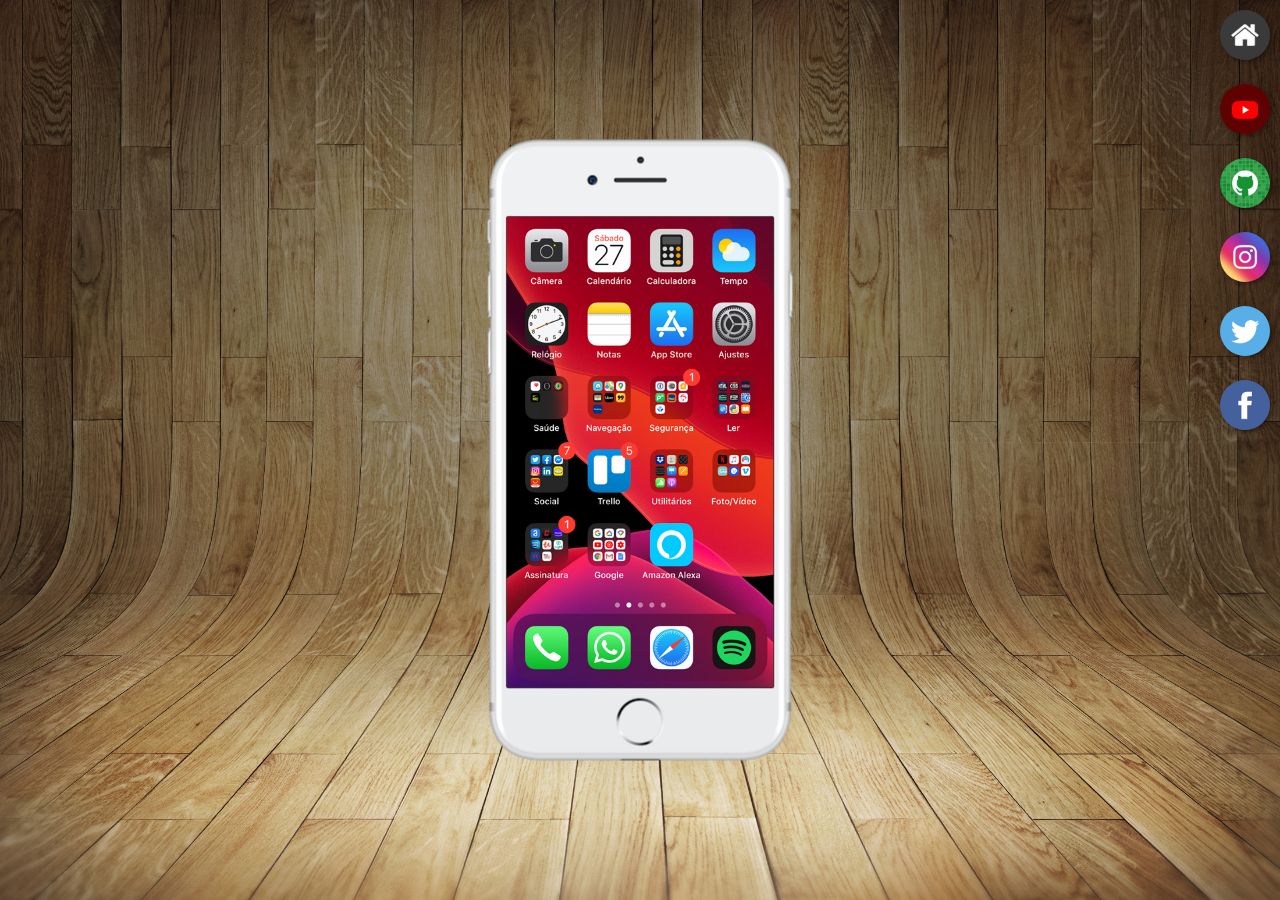
<file: index.html>
<!DOCTYPE html>
<html lang="pt-br">
<head>
    <meta charset="UTF-8">
    <meta http-equiv="X-UA-Compatible" content="IE=edge">
    <meta name="viewport" content="width=device-width, initial-scale=1.0">
    <title>Projeto Social</title>
    <link rel="shortcut icon" href="imagens/favicon.ico" type="image/x-icon">
    <link rel="stylesheet" href="estilos/style.css">

</head>
<body>
    <main>
        <section id="phone">
            <iframe class="phone" src="tela-home.html"  frameborder="0" name="tela">
                Seu navegador não é compatível com isso!
            </iframe>
        </section>
        <section id="redes-sociais">
            <a href="tela-home.html" target="tela"><img class="icone" src="imagens/logo-home.jpg" alt="Tela inicial"></a><br>
            <a href="tela-youtube.html" target="tela"><img class="icone" src="imagens/logo-youtube.jpg" alt=""></a><br>
            <a href="tela-gtihub.html" target="tela"><img class="icone" src="imagens/logo-github.jpg" alt=""></a><br>
            <a href="tela-instagram.html" target="tela"><img class="icone" src="imagens/logo-instagram.jpg" alt=""></a><br>
            <a href="tela-twitter.html" target="tela"><img class="icone" src="imagens/logo-twitter.jpg" alt=""></a><br>
            <a href="tela-facebook.html" target="tela"><img class="icone" src="imagens/logo-facebook.jpg" alt=""></a>
        </section>
    </main>
</body>
</html>
</file>
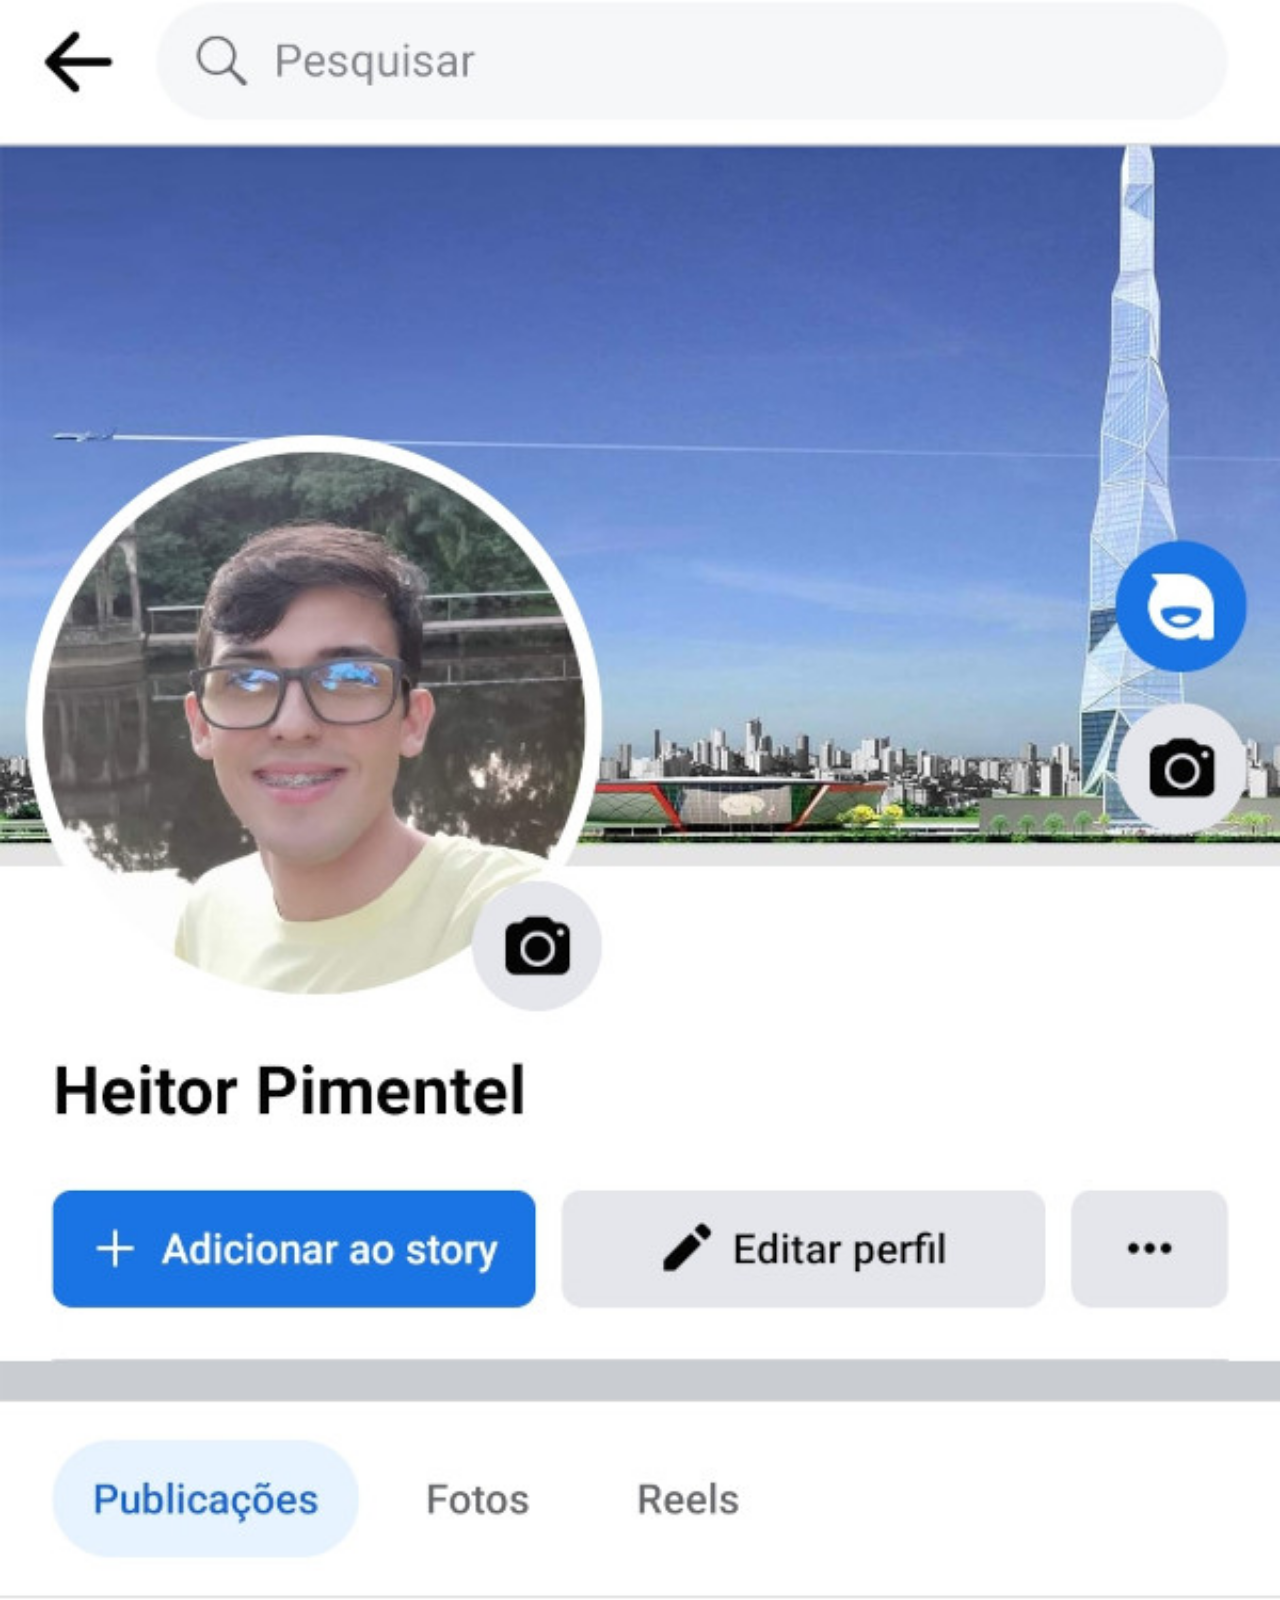
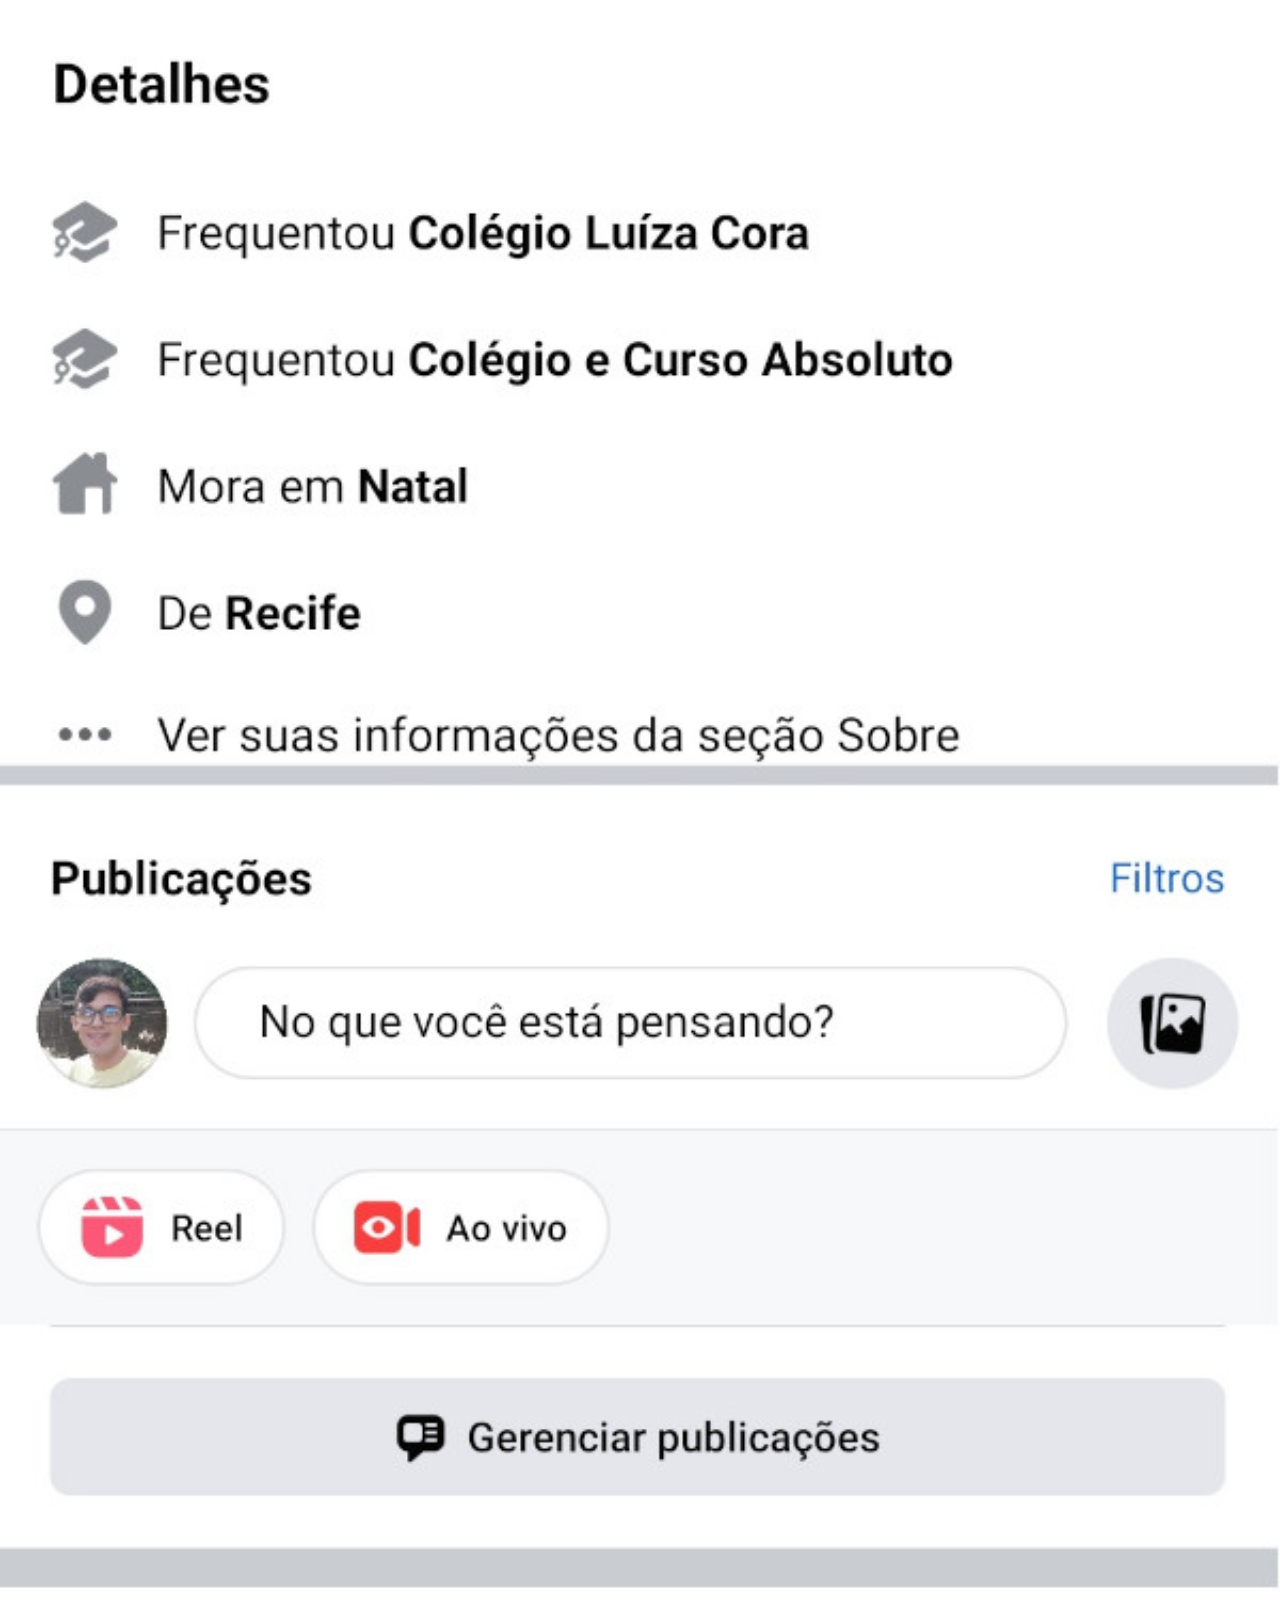
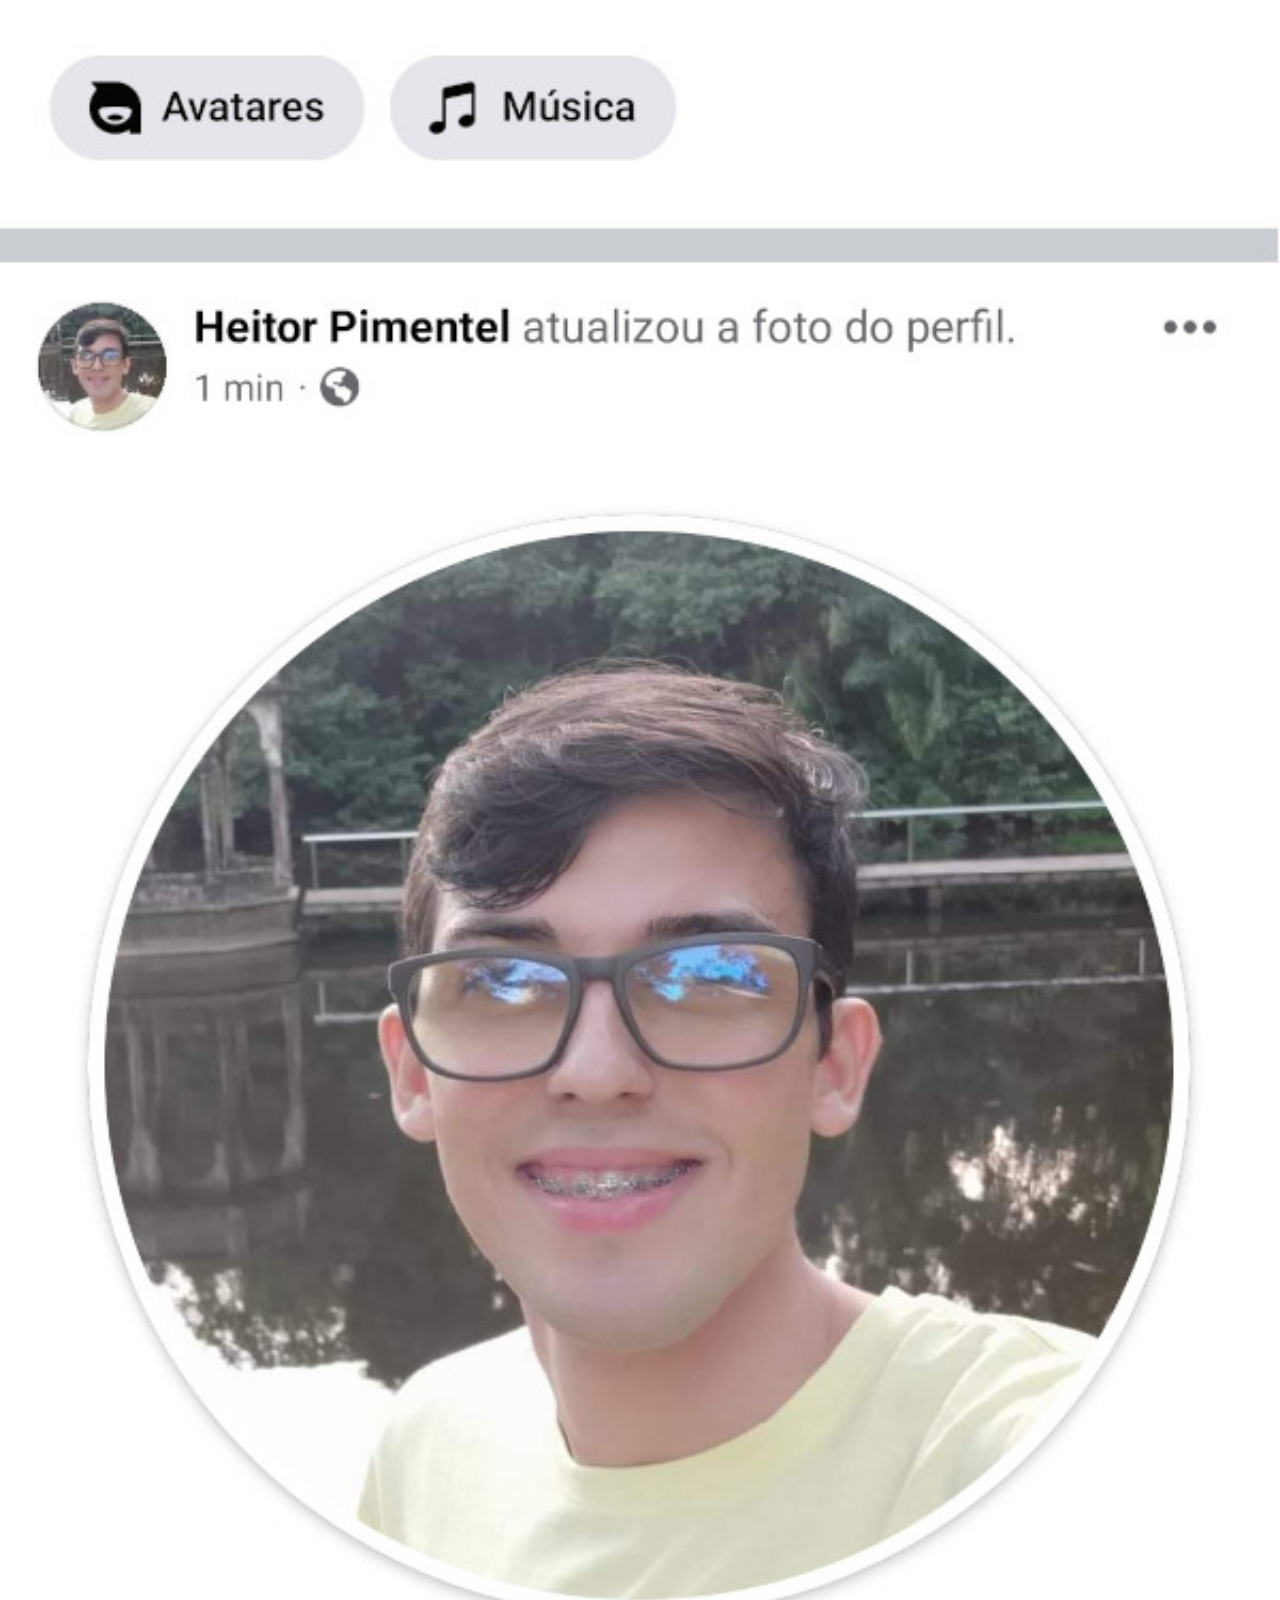
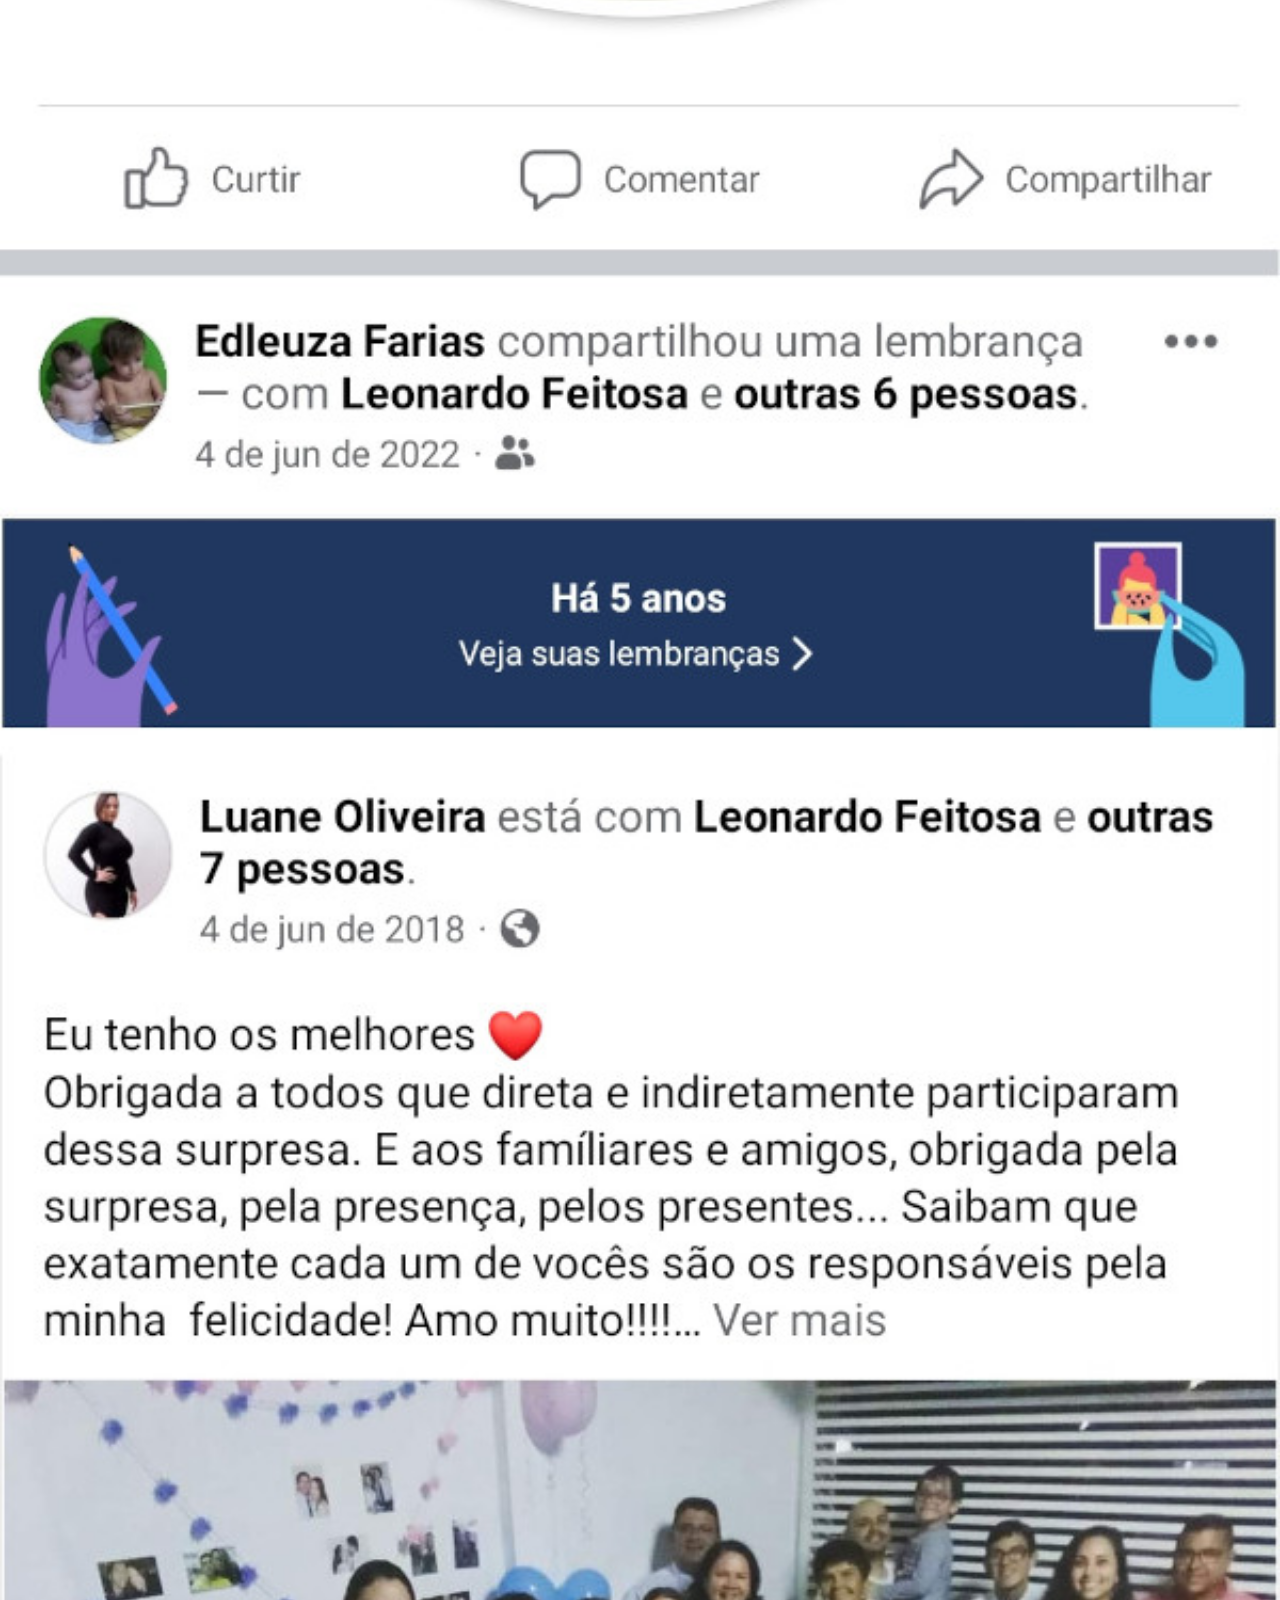
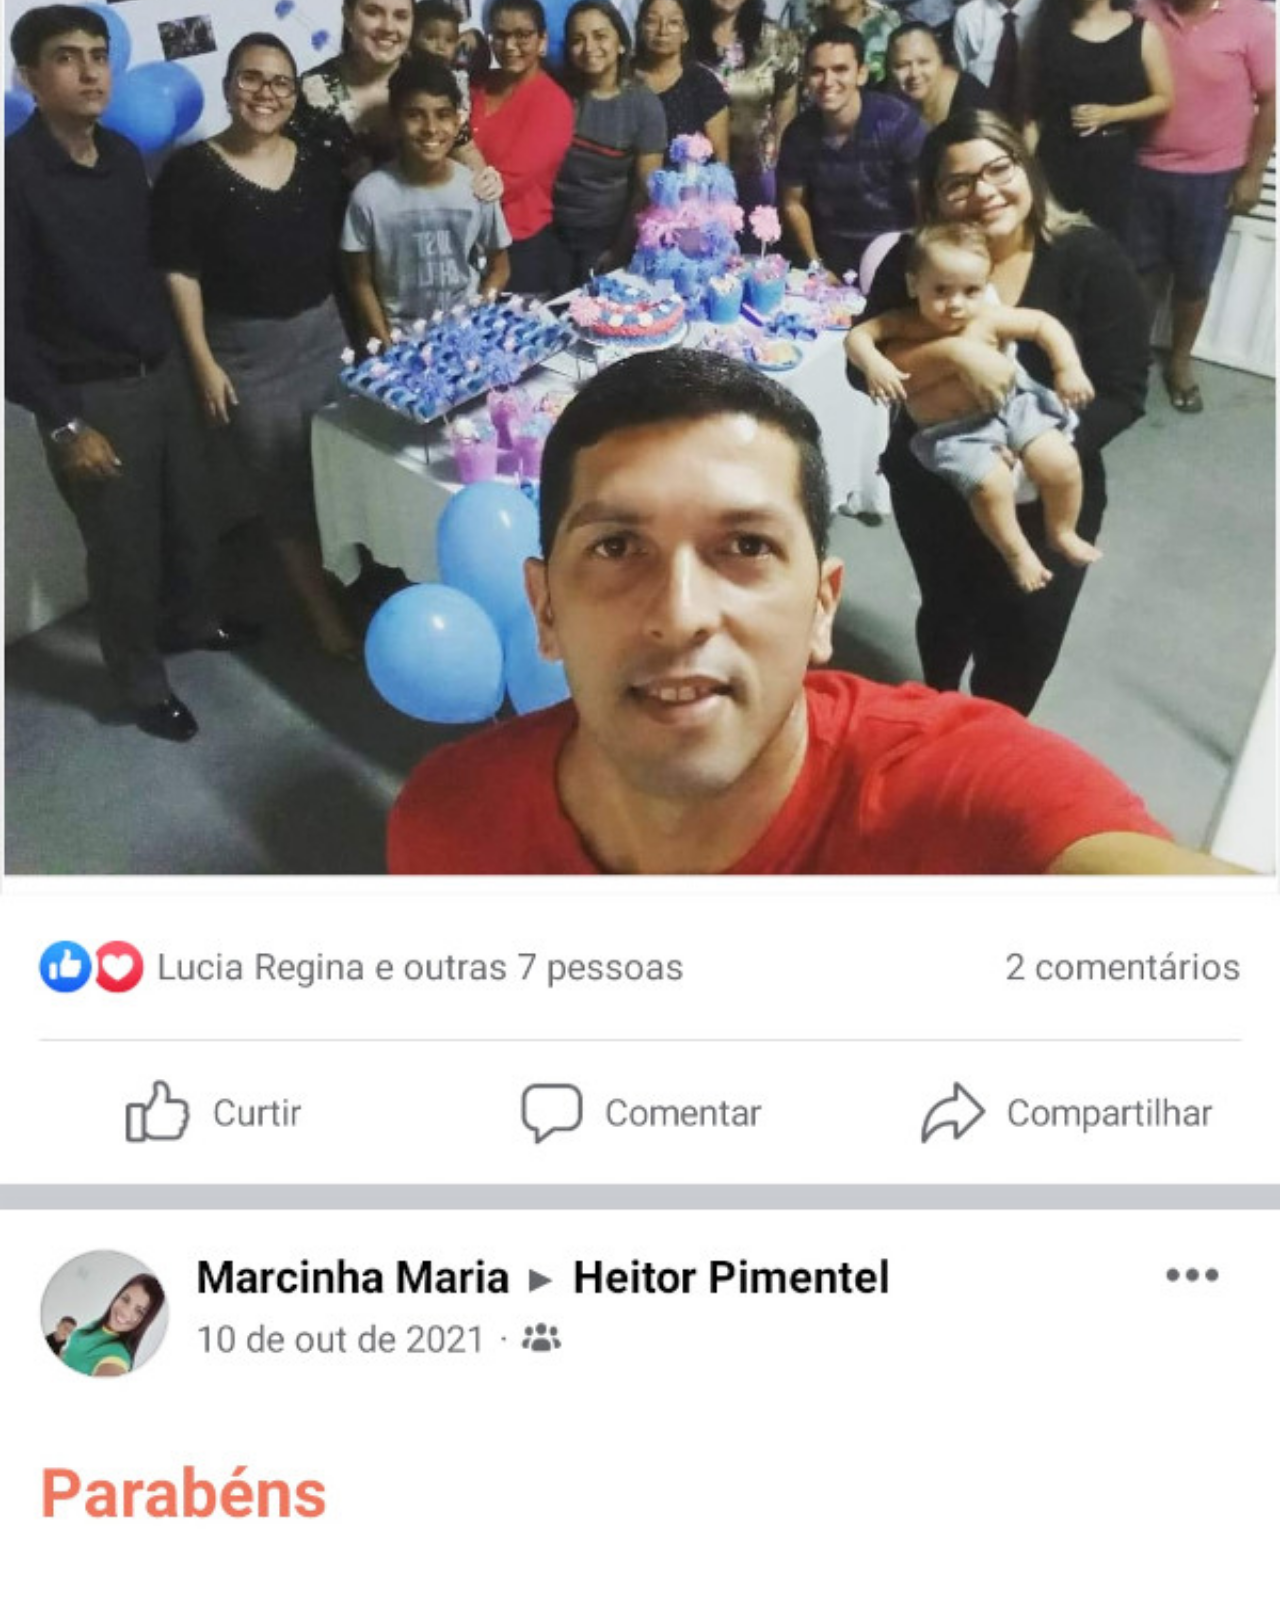
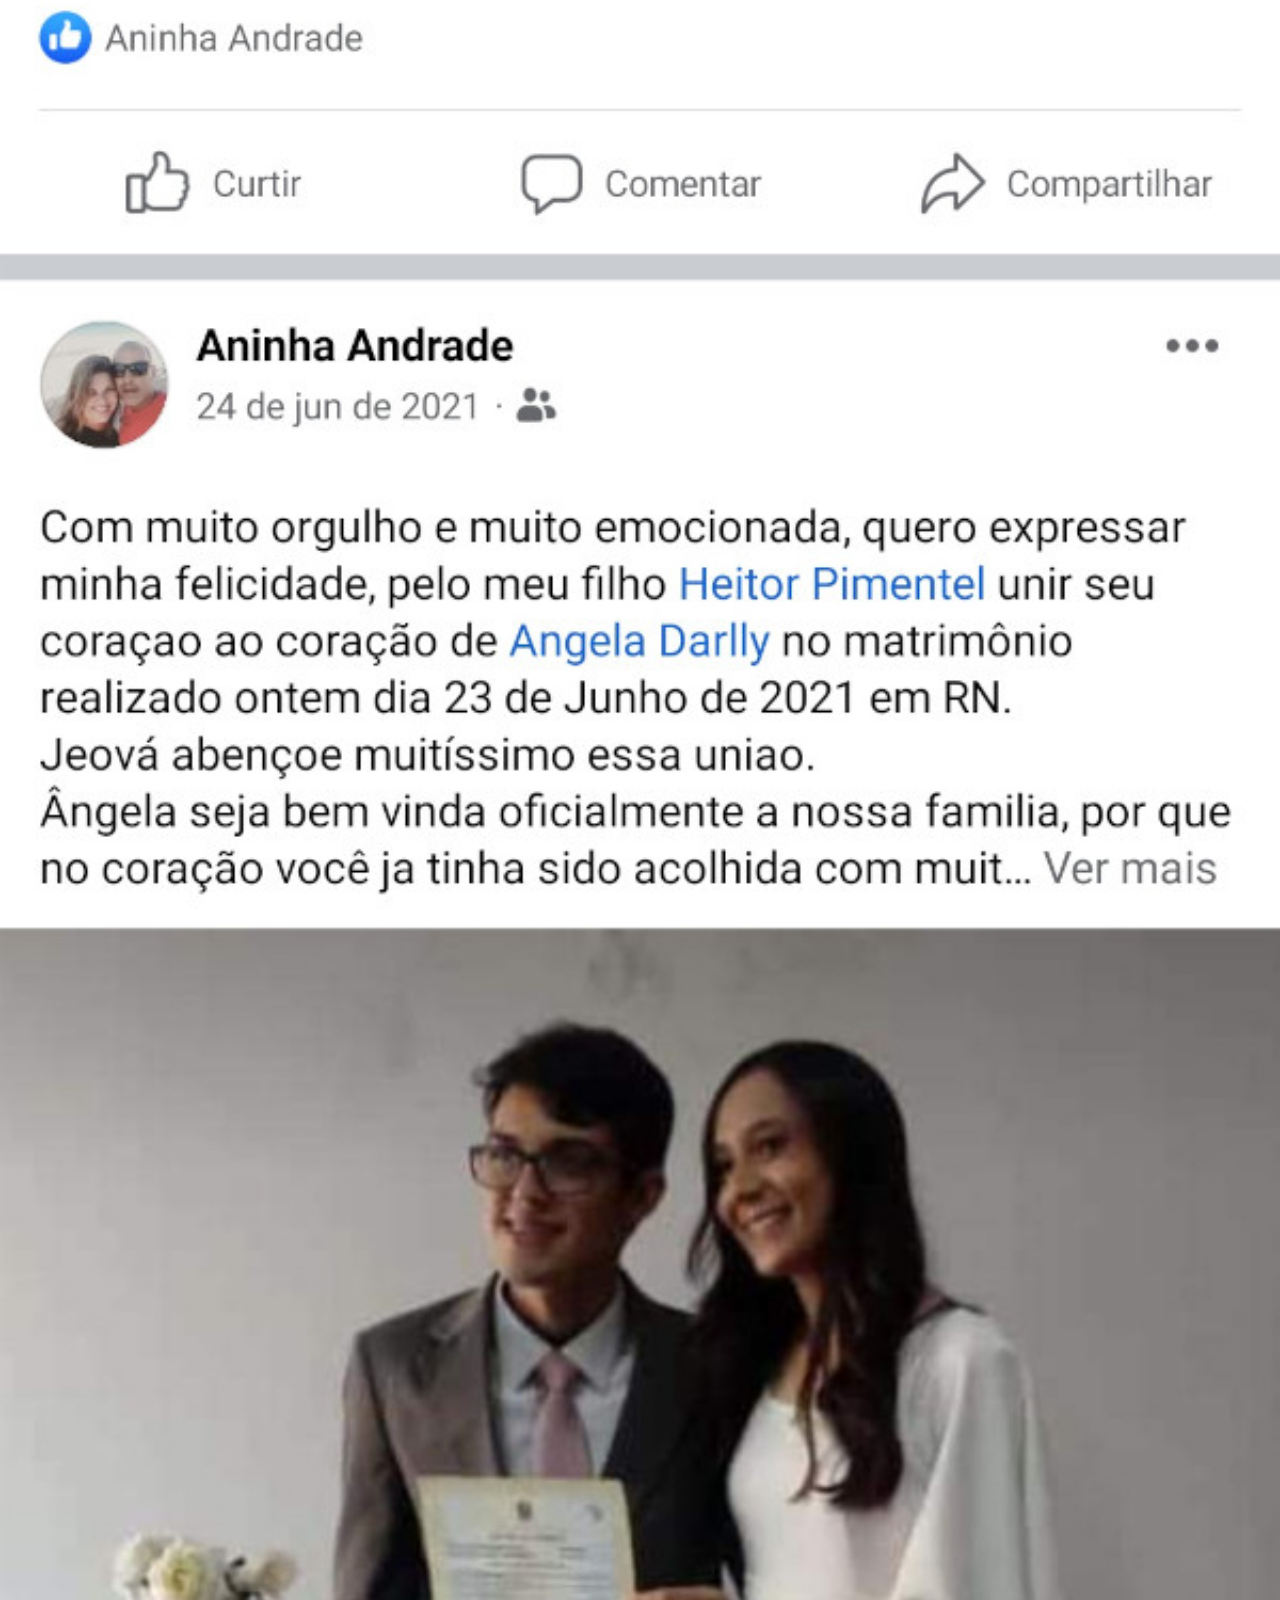
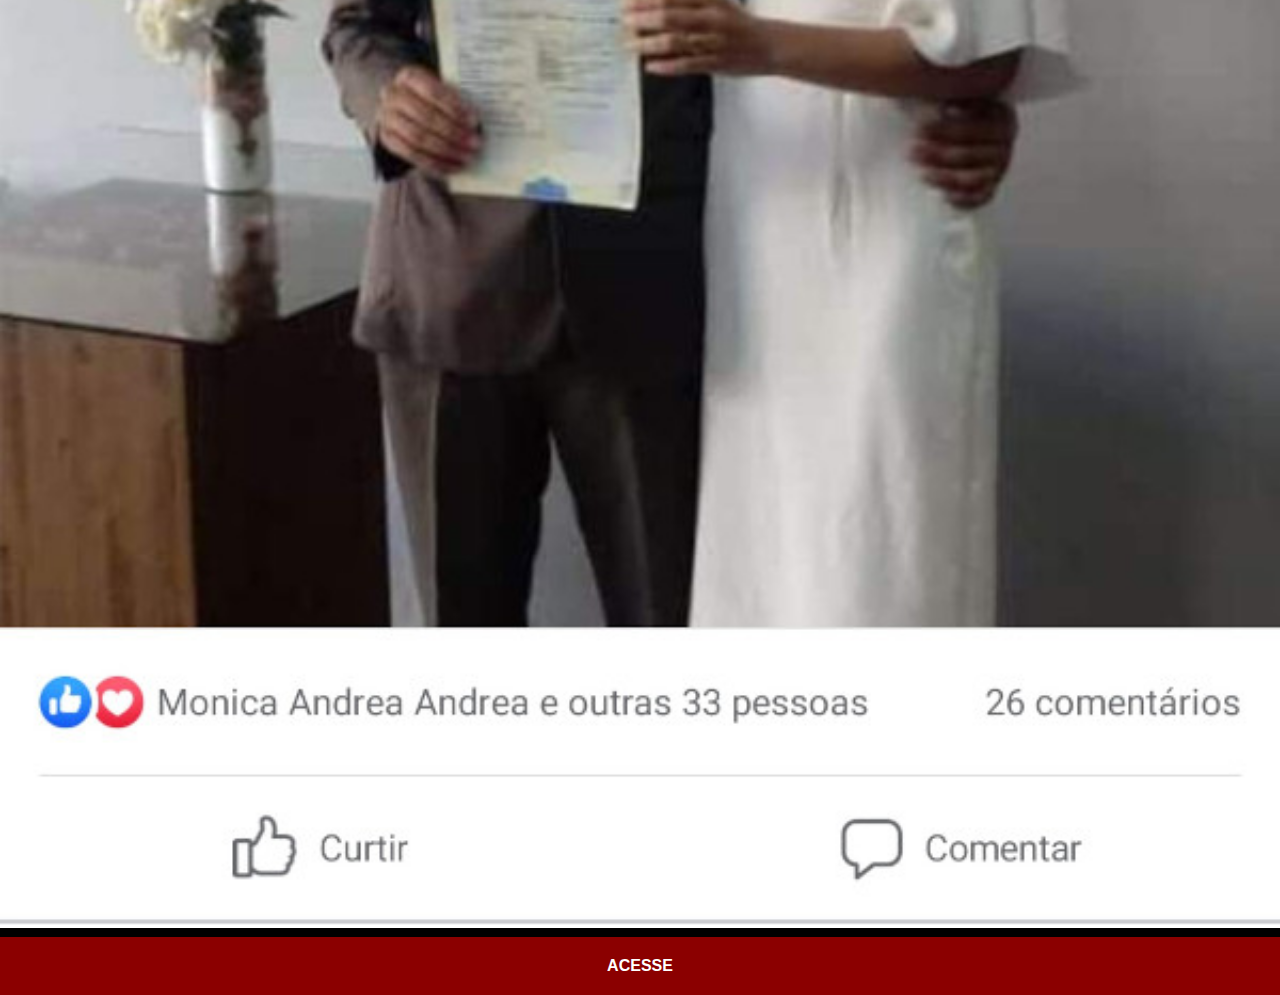
<file: tela-facebook.html>
<!DOCTYPE html>
<html lang="pt-br">
<head>
    <meta charset="UTF-8">
    <meta http-equiv="X-UA-Compatible" content="IE=edge">
    <meta name="viewport" content="width=device-width, initial-scale=1.0">
    <title>Página do Youtube</title>
    <link rel="stylesheet" href="estilos/style2.css">
</head>
<body>
    <img src="imagens/face-heitor.jpg" scrolling="auto" alt="Tela do Facebook">
    <a href="https://facebook.com/heitor.pimentel2" target="_blank">ACESSE</a>
</body>
</html>
</file>
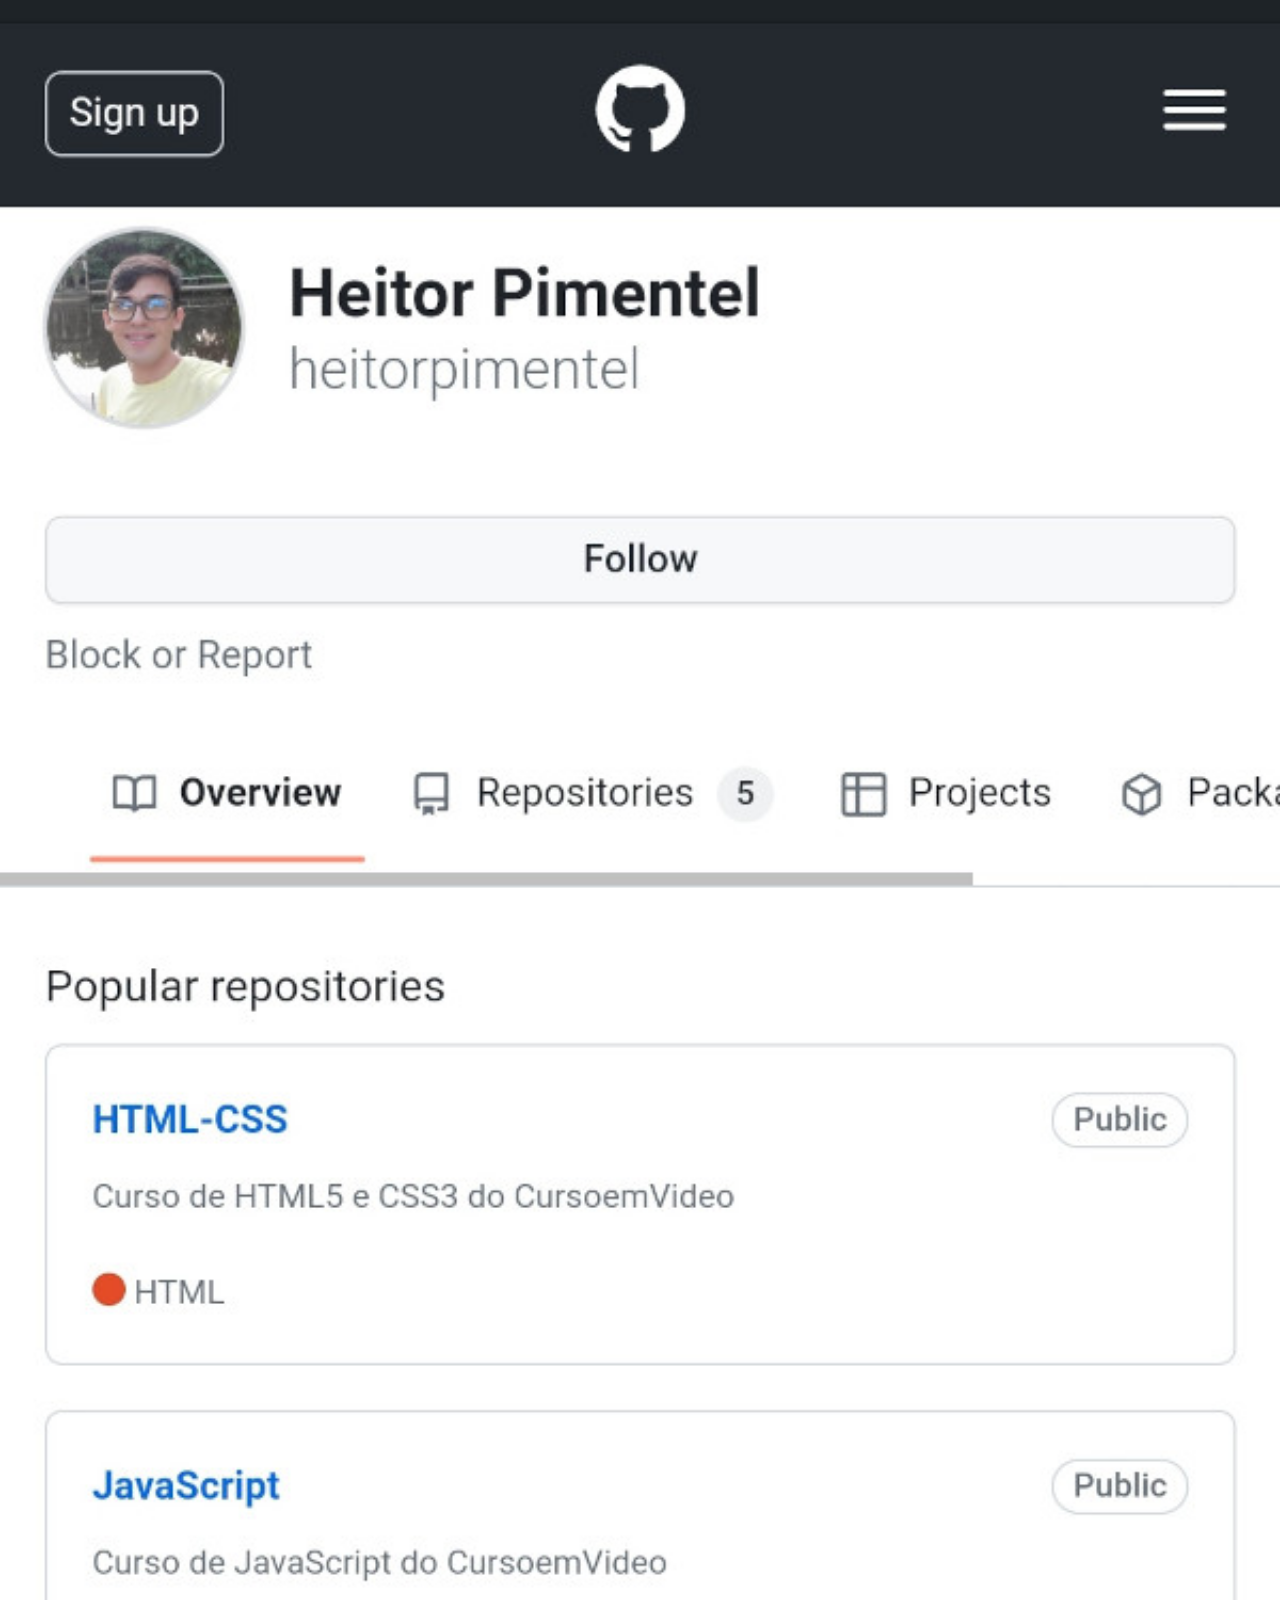
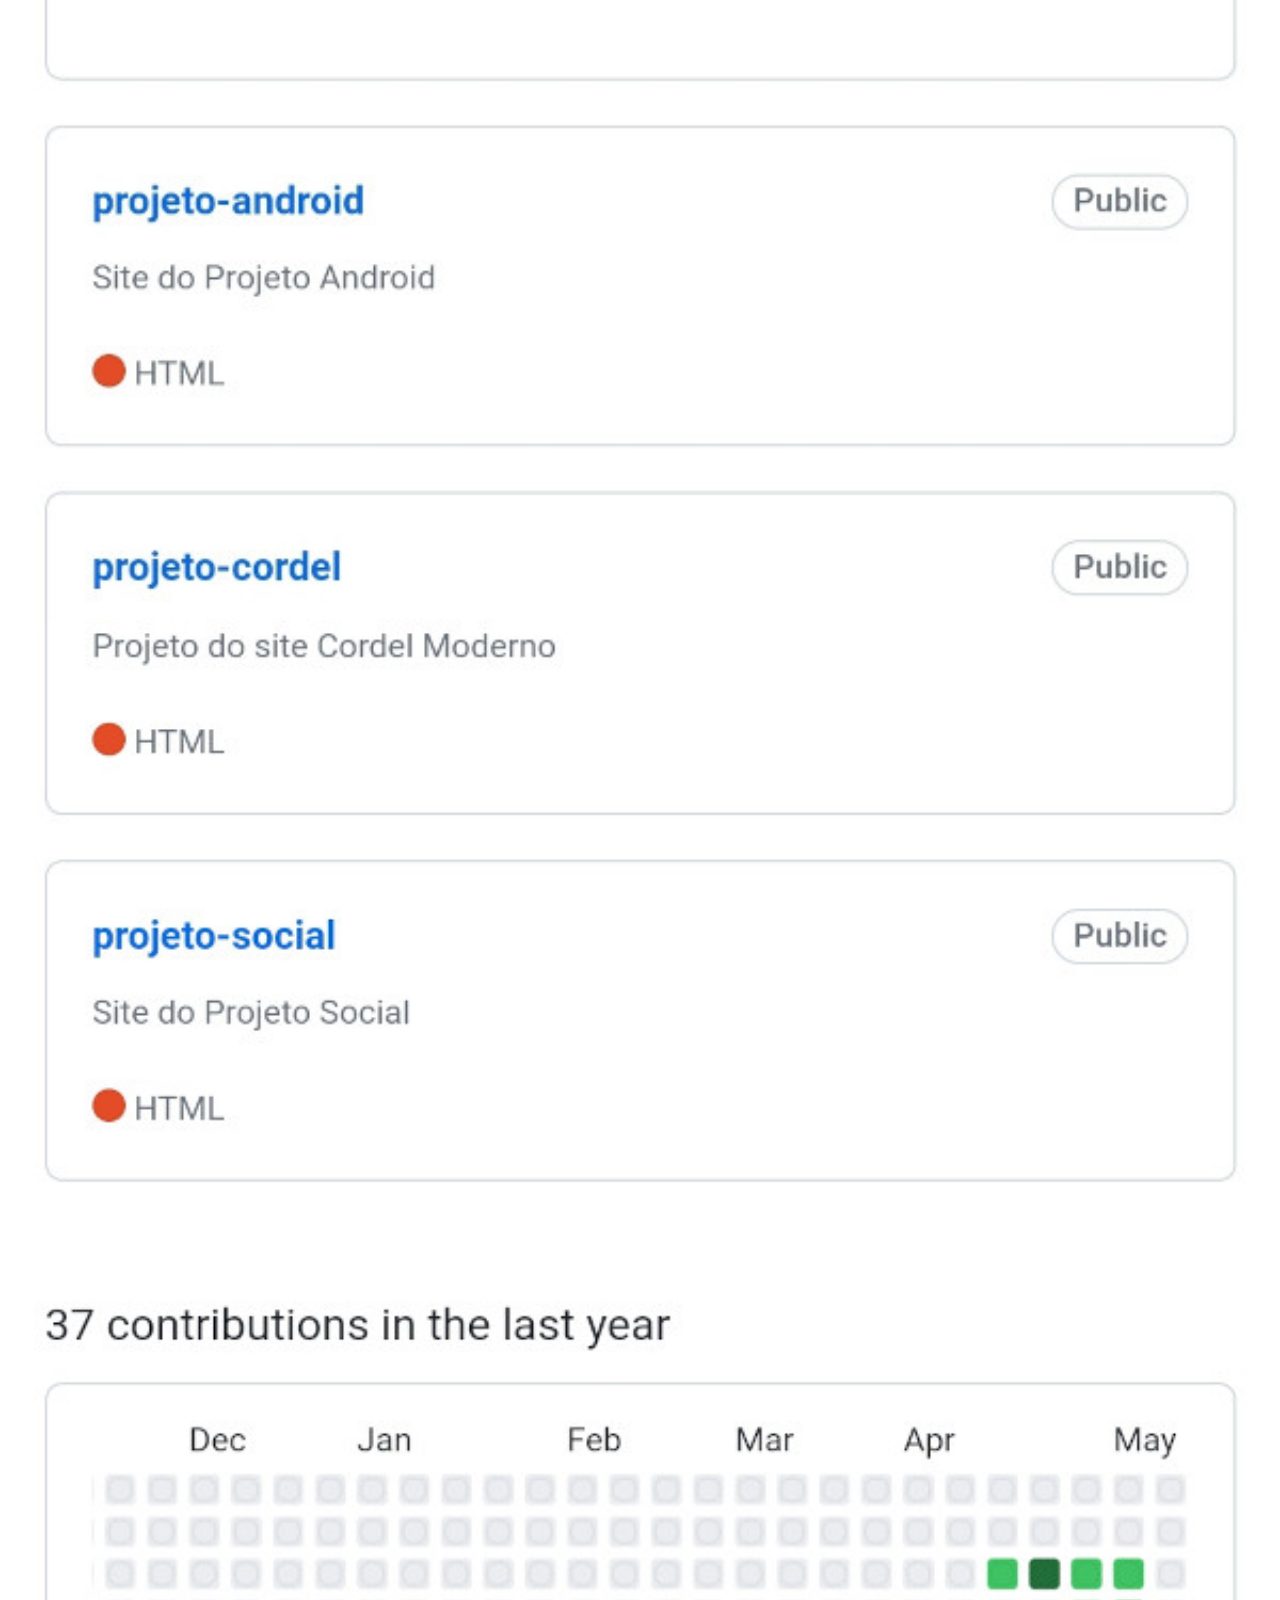
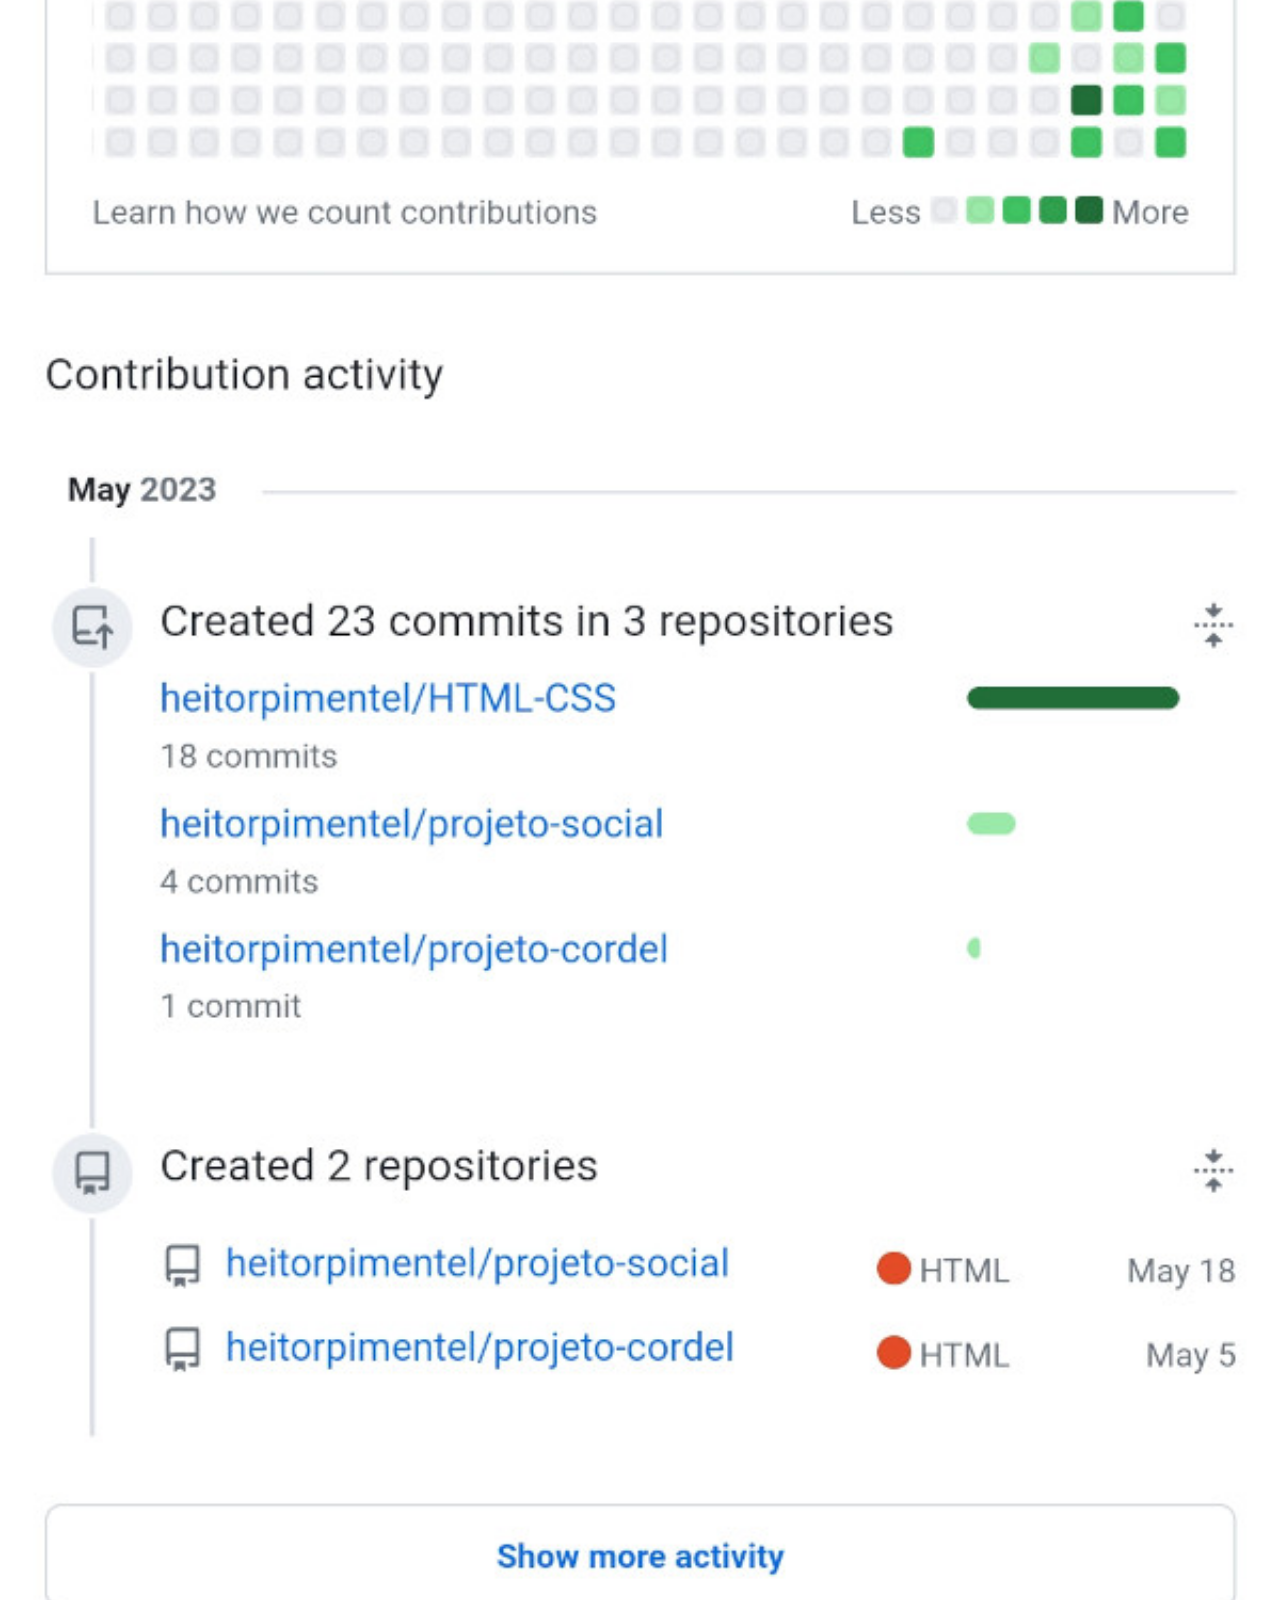
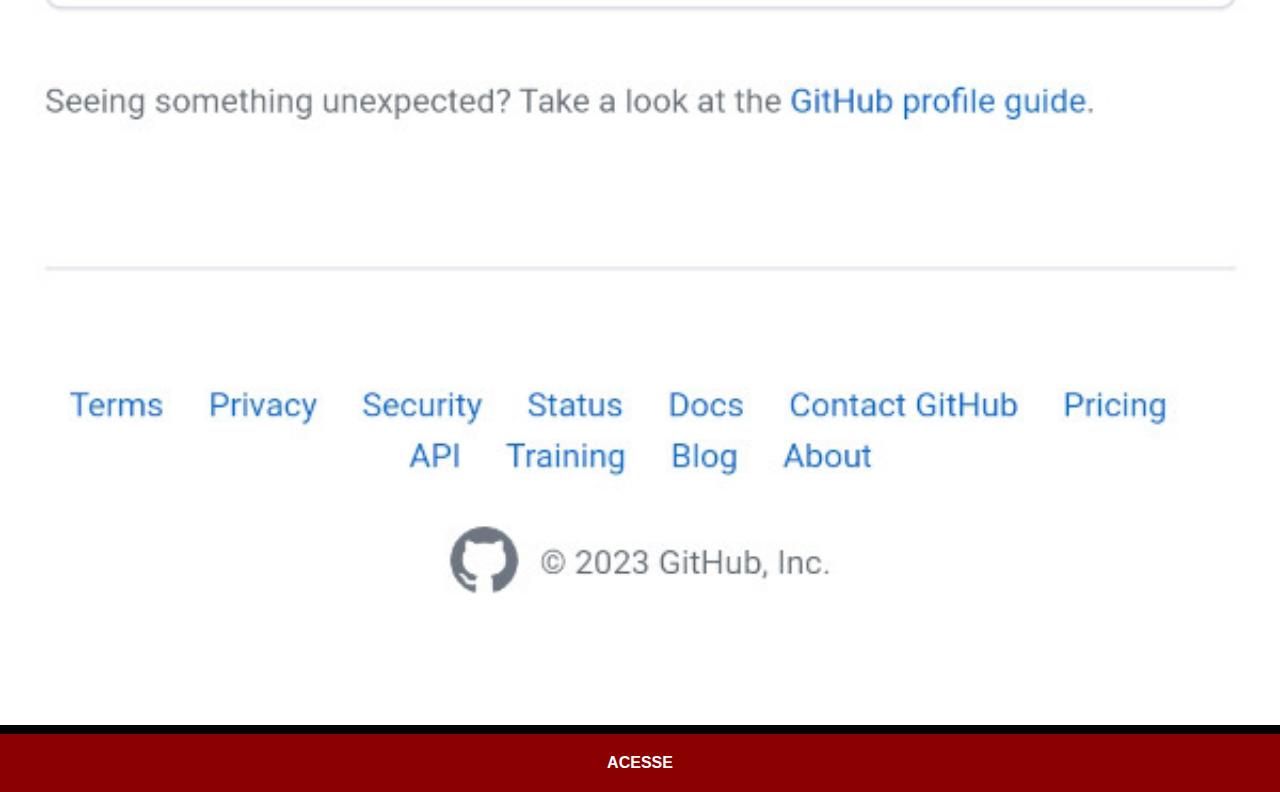
<file: tela-gtihub.html>
<!DOCTYPE html>
<html lang="pt-br">
<head>
    <meta charset="UTF-8">
    <meta http-equiv="X-UA-Compatible" content="IE=edge">
    <meta name="viewport" content="width=device-width, initial-scale=1.0">
    <title>Página do GitHub</title>
    <link rel="stylesheet" href="estilos/style2.css">
</head>
<body>
    <img src="imagens/github-heitor.jpg" alt="Tela do GitHub">    
    <a href="https://github.com/heitorpimentel" target="_blank">ACESSE</a>
</body>
</html>
</file>
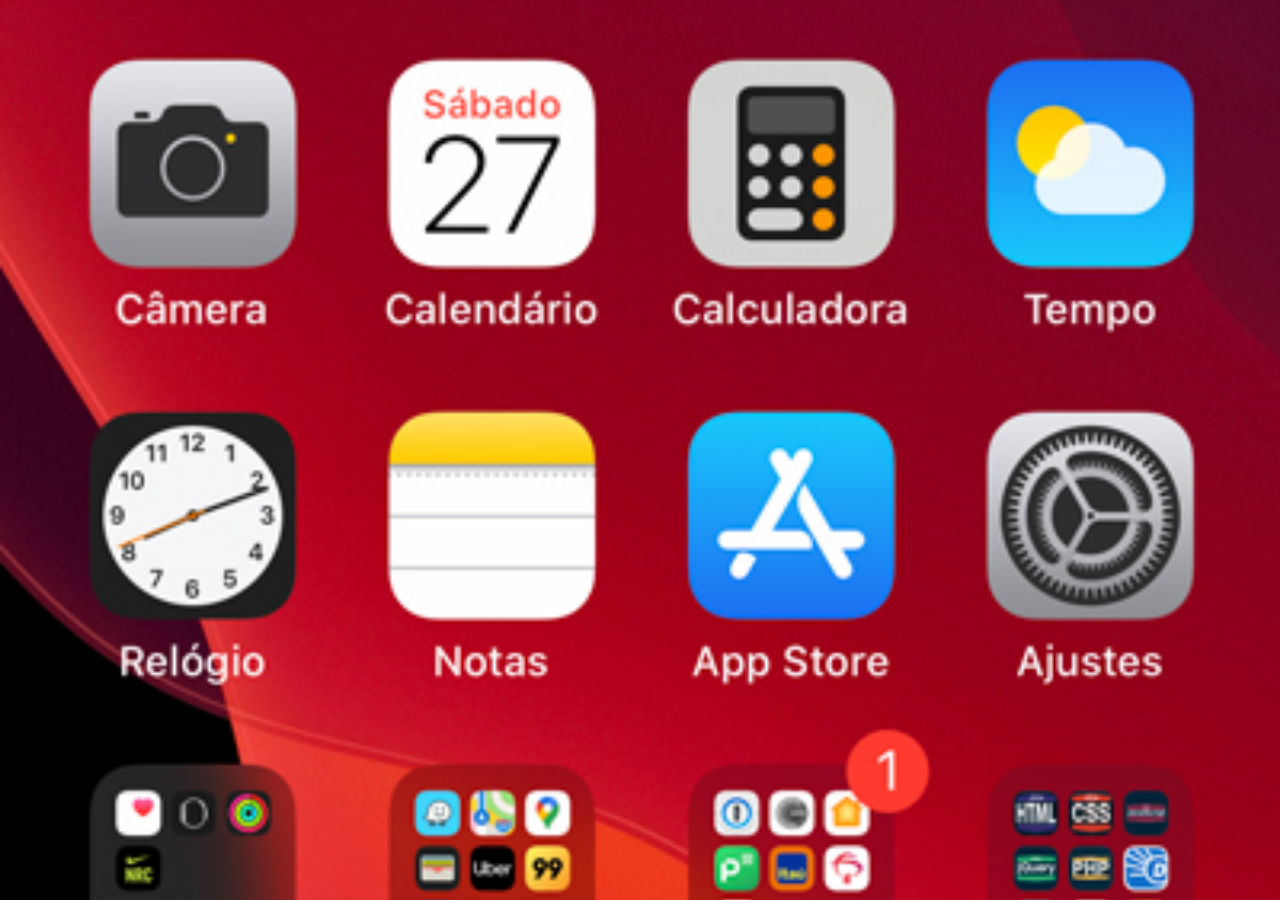
<file: tela-home.html>
<!DOCTYPE html>
<html lang="pt-br">
<head>
    <meta charset="UTF-8">
    <meta http-equiv="X-UA-Compatible" content="IE=edge">
    <meta name="viewport" content="width=device-width, initial-scale=1.0">
    <title>Tela Home</title>
    <style>
        *{
            margin: 0px;
            padding: 0px;
        }
        body{
            width: 100vw;
            height: 100vh;
            background: black url('imagens/tela-home.jpg') no-repeat top center;
            background-size: cover;
            }
    </style>
</head>
<body>

</body>
</html>
</file>
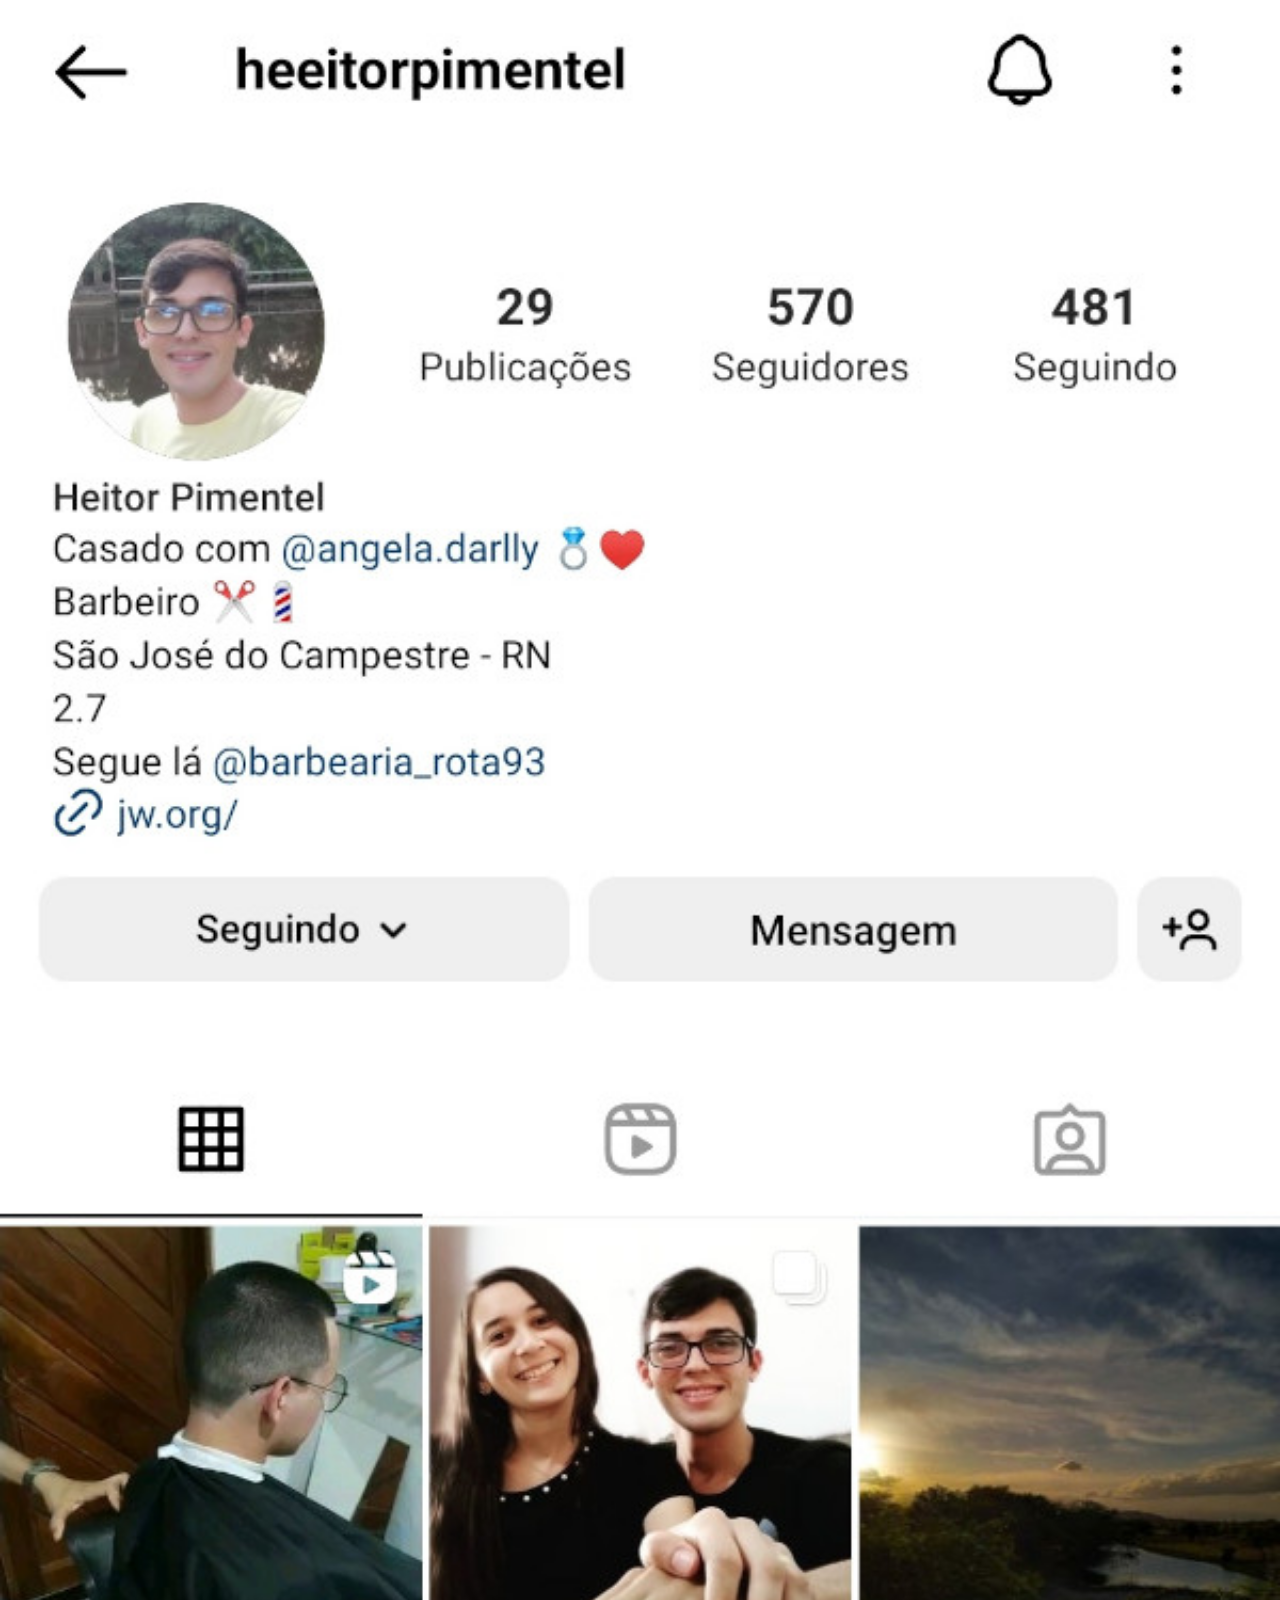
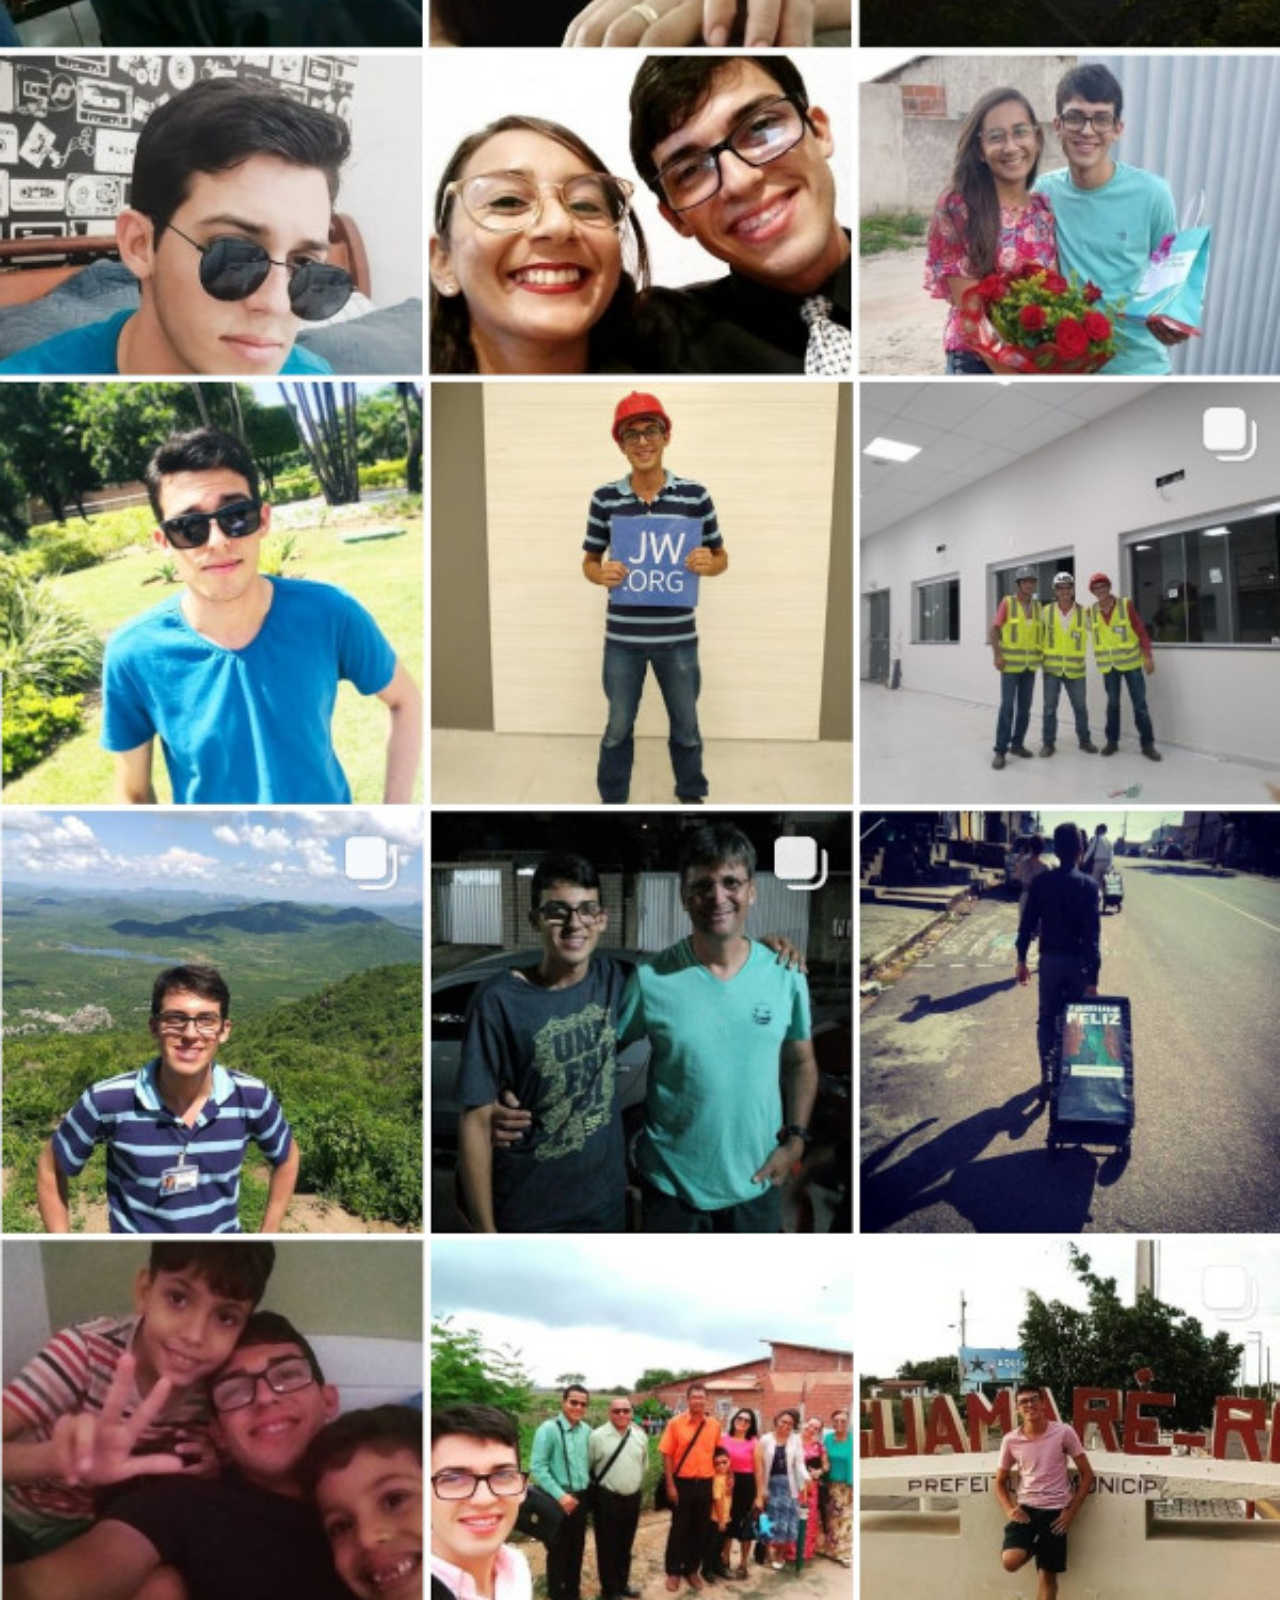
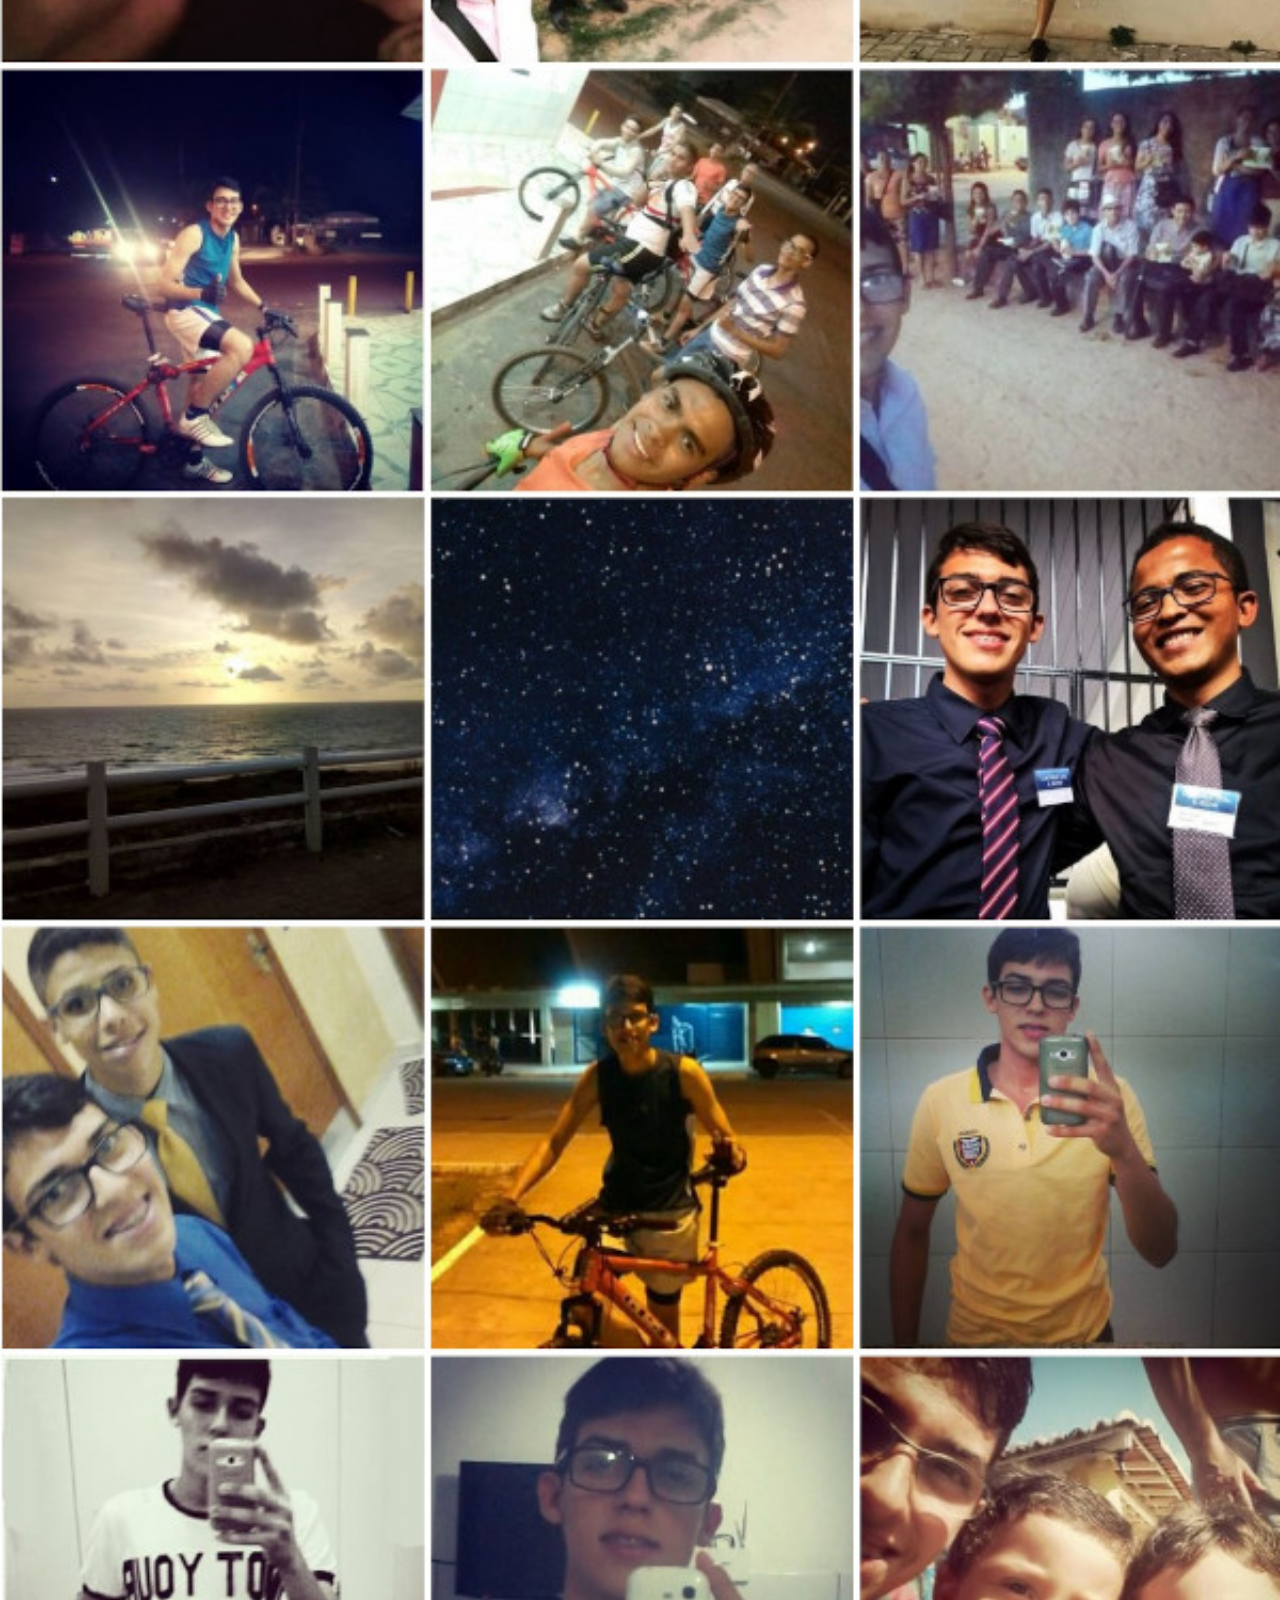
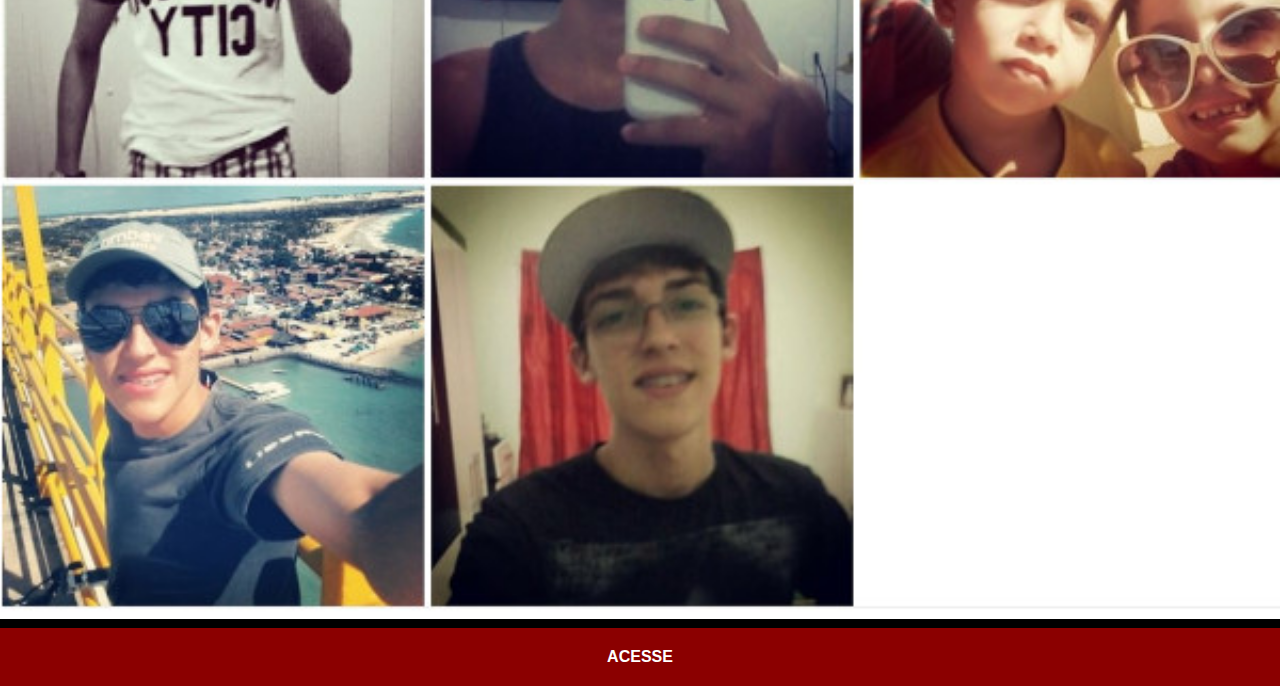
<file: tela-instagram.html>
<!DOCTYPE html>
<html lang="pt-br">
<head>
    <meta charset="UTF-8">
    <meta http-equiv="X-UA-Compatible" content="IE=edge">
    <meta name="viewport" content="width=device-width, initial-scale=1.0">
    <title>Página do Instagram</title>
    <link rel="stylesheet" href="estilos/style2.css">
</head>
<body>
    <img src="imagens/instagram-heitor.jpg" scrolling="auto" alt="Tela do Instagram">
    <a href="https://instagram.com/heeitorpimentel" target="_blank">ACESSE</a>
</body>
</html>
</file>
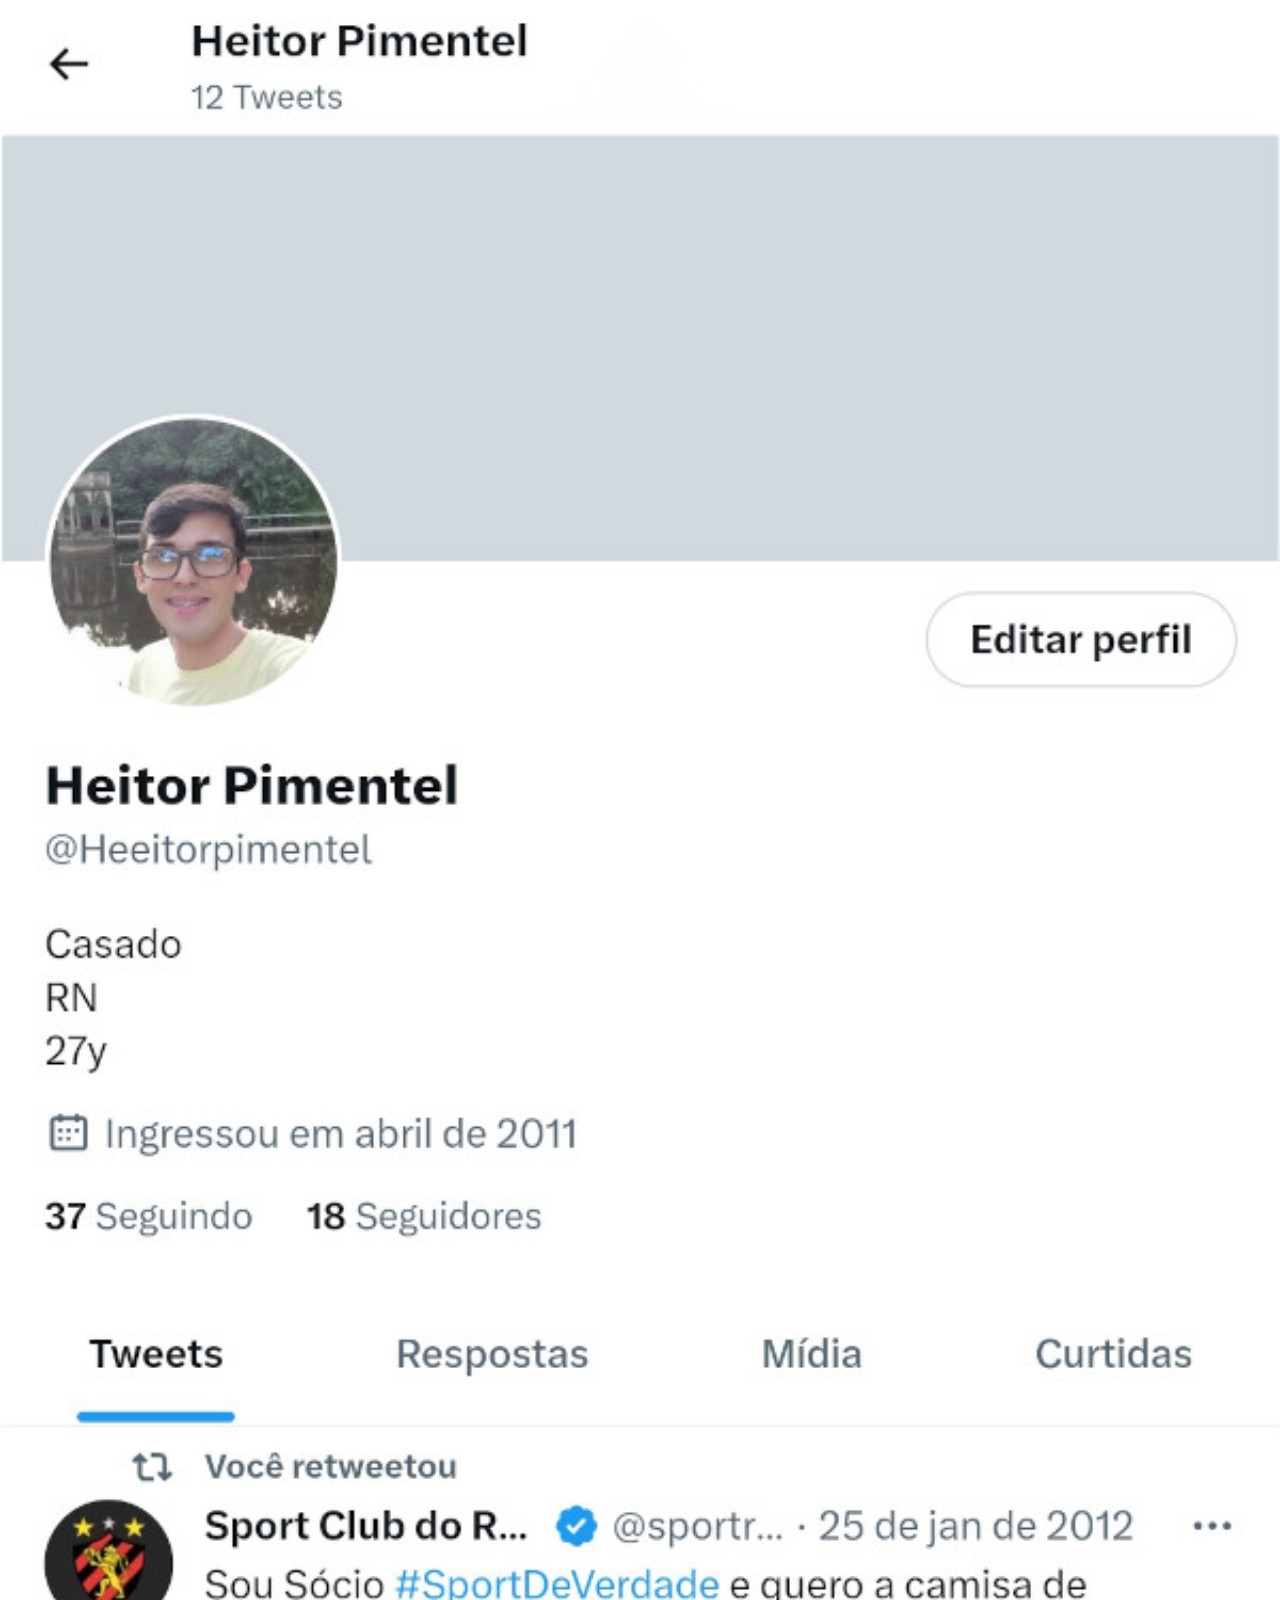
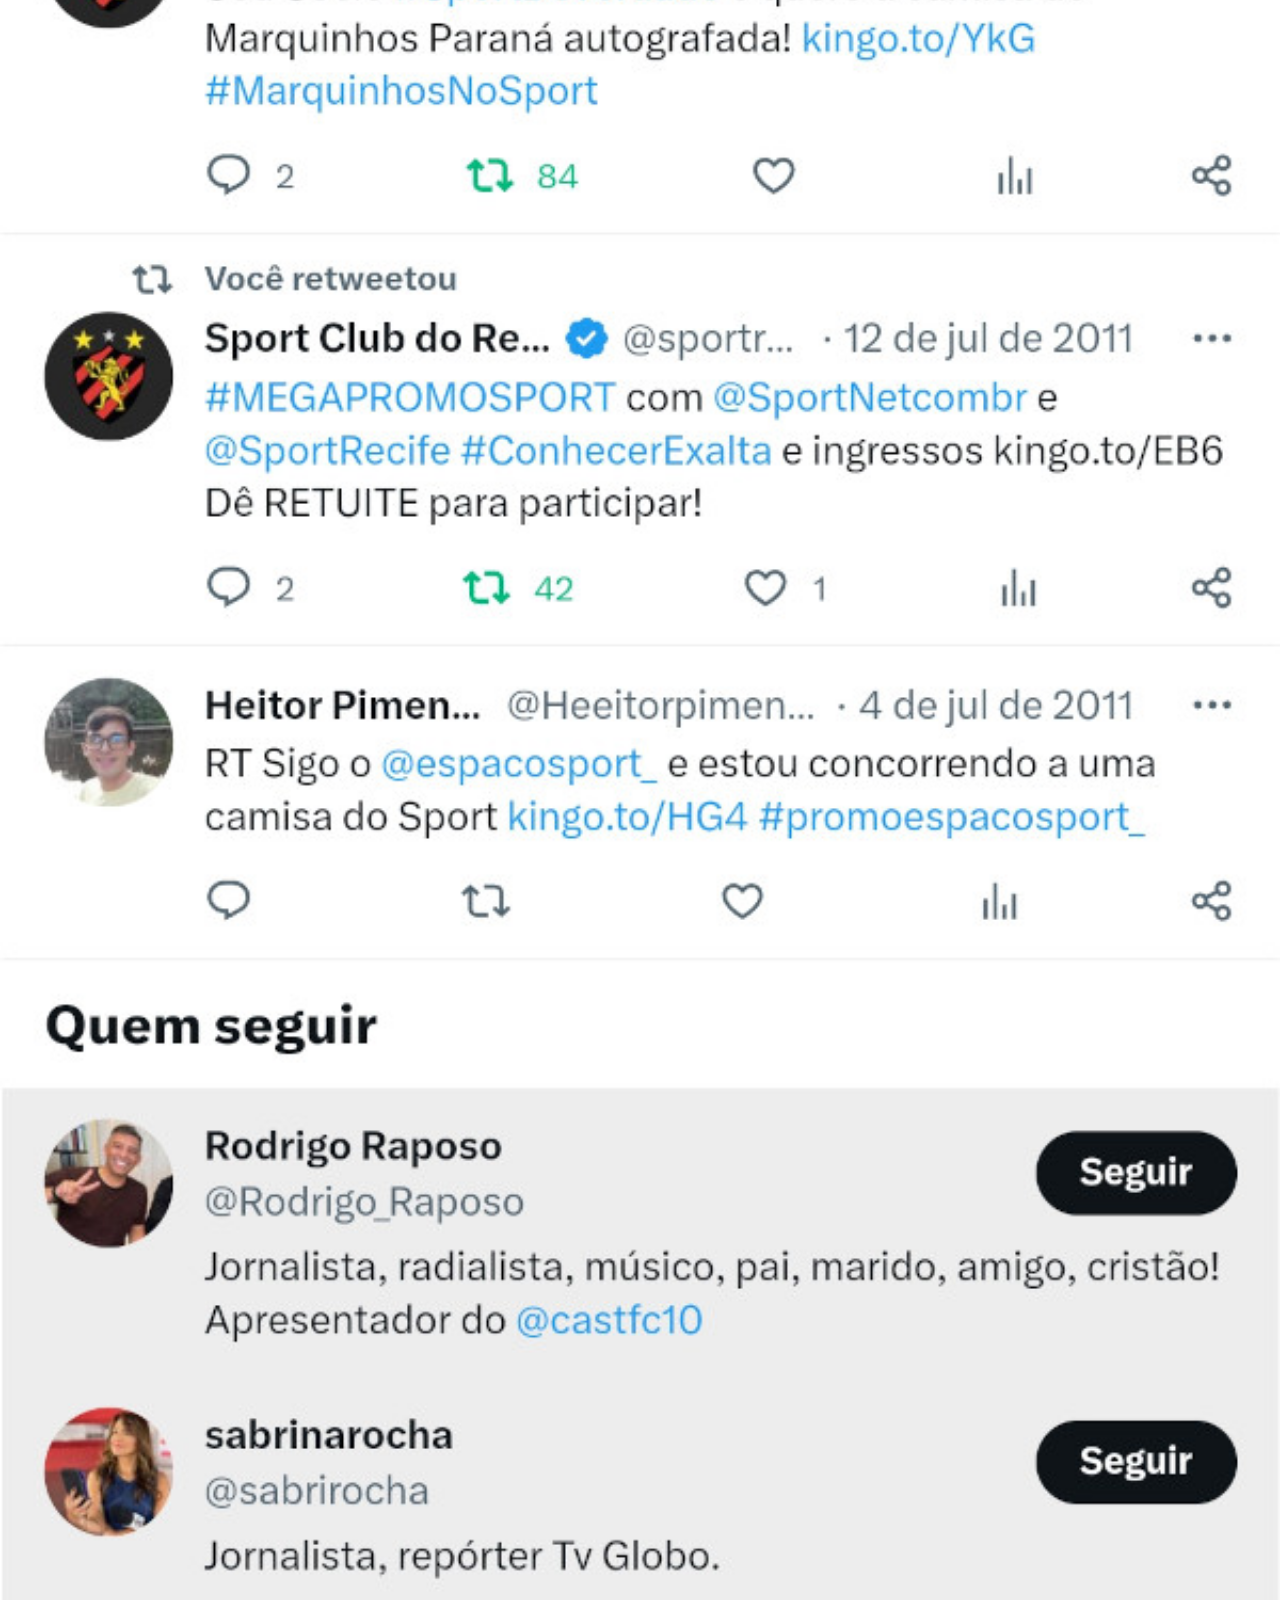
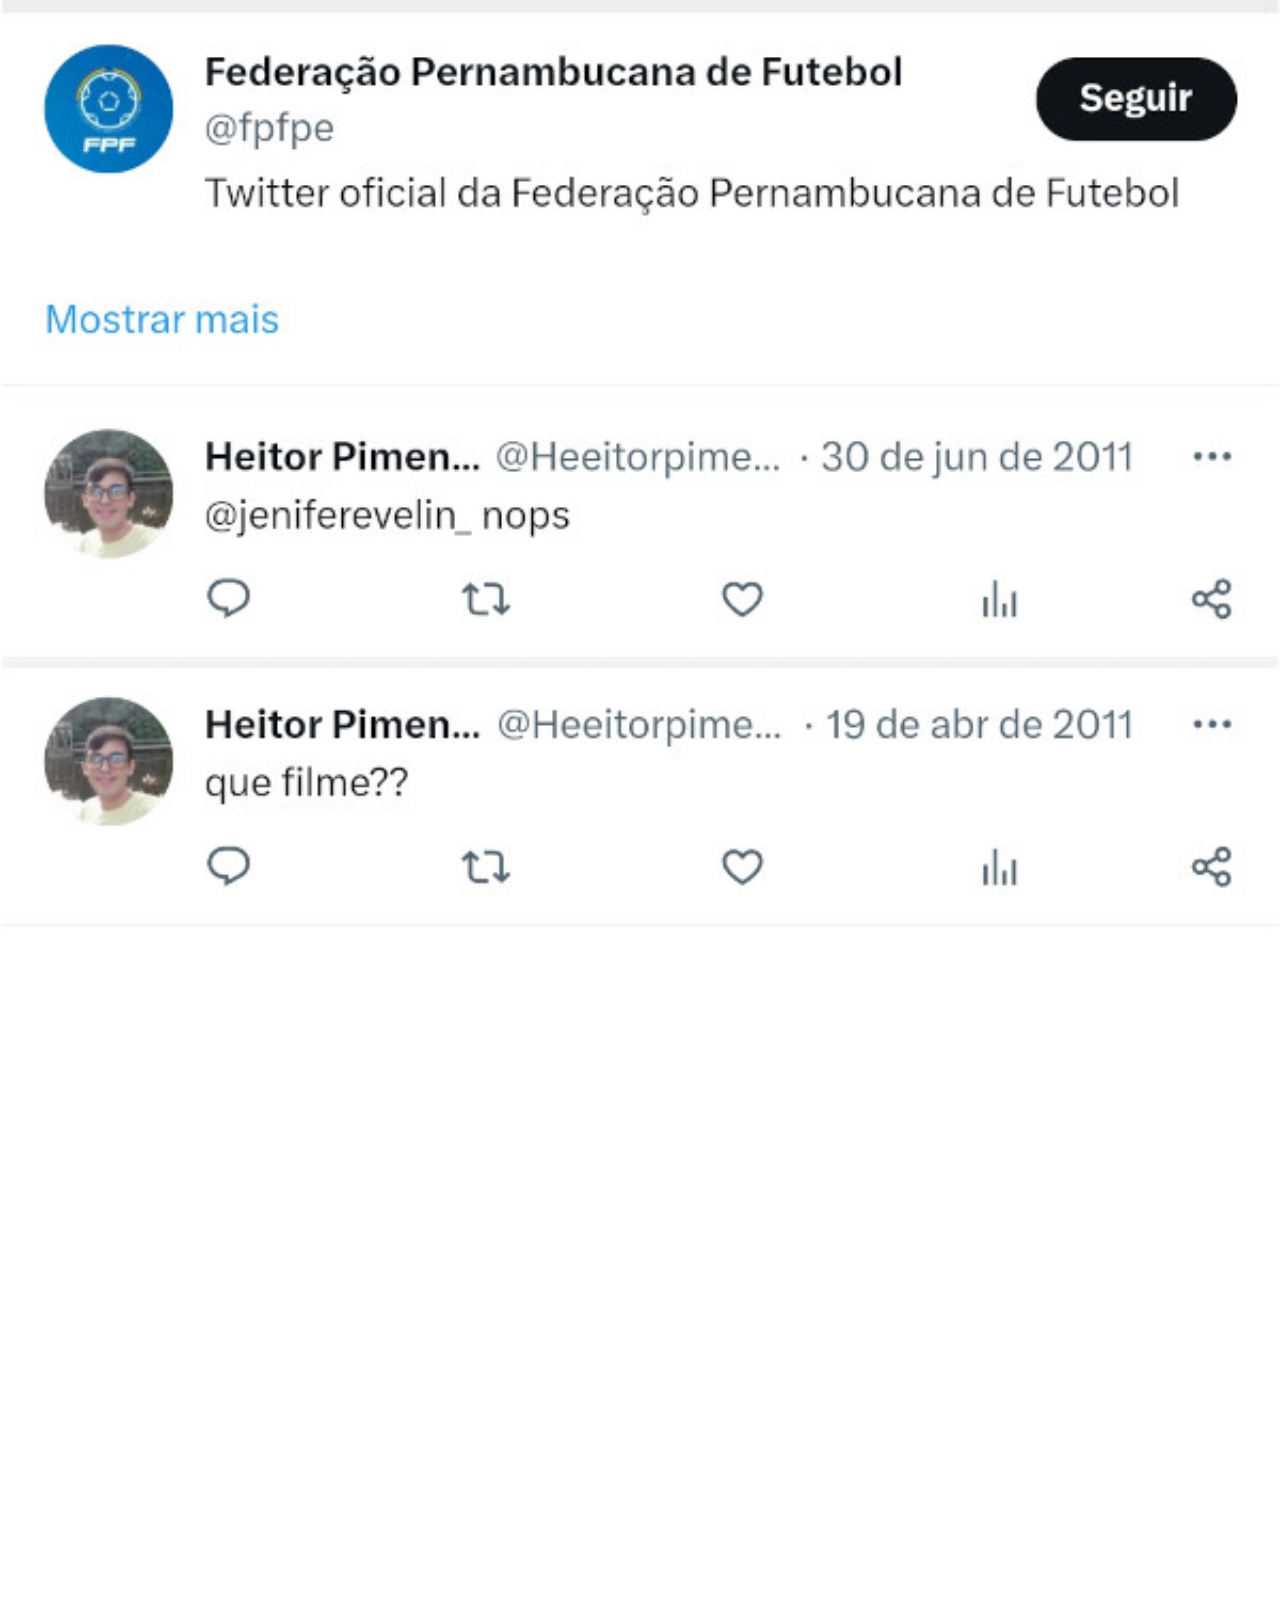
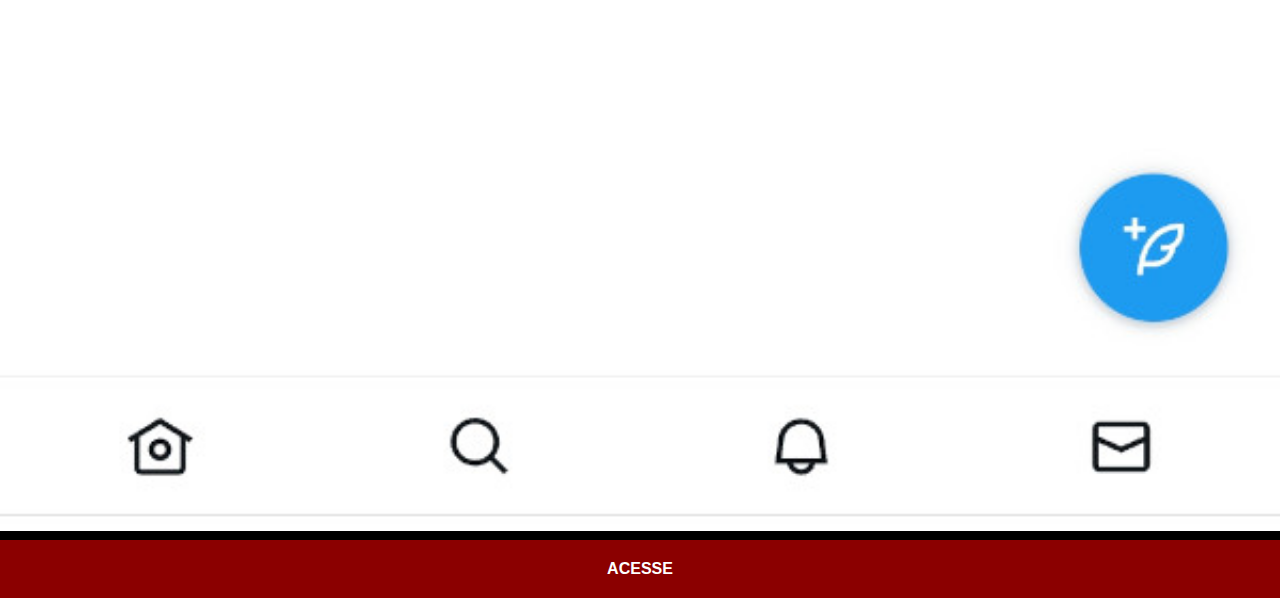
<file: tela-twitter.html>
<!DOCTYPE html>
<html lang="pt-br">
<head>
    <meta charset="UTF-8">
    <meta http-equiv="X-UA-Compatible" content="IE=edge">
    <meta name="viewport" content="width=device-width, initial-scale=1.0">
    <title>Página do Twitter</title>
    <link rel="stylesheet" href="estilos/style2.css">
</head>
<body>
    <img src="imagens/twitter-heitor.jpg" scrolling="auto" alt="Tela do Twitter">
    <a href="https://twitter.com/heeitorpimentel" target="_blank">ACESSE</a>
</body>
</html>
</file>
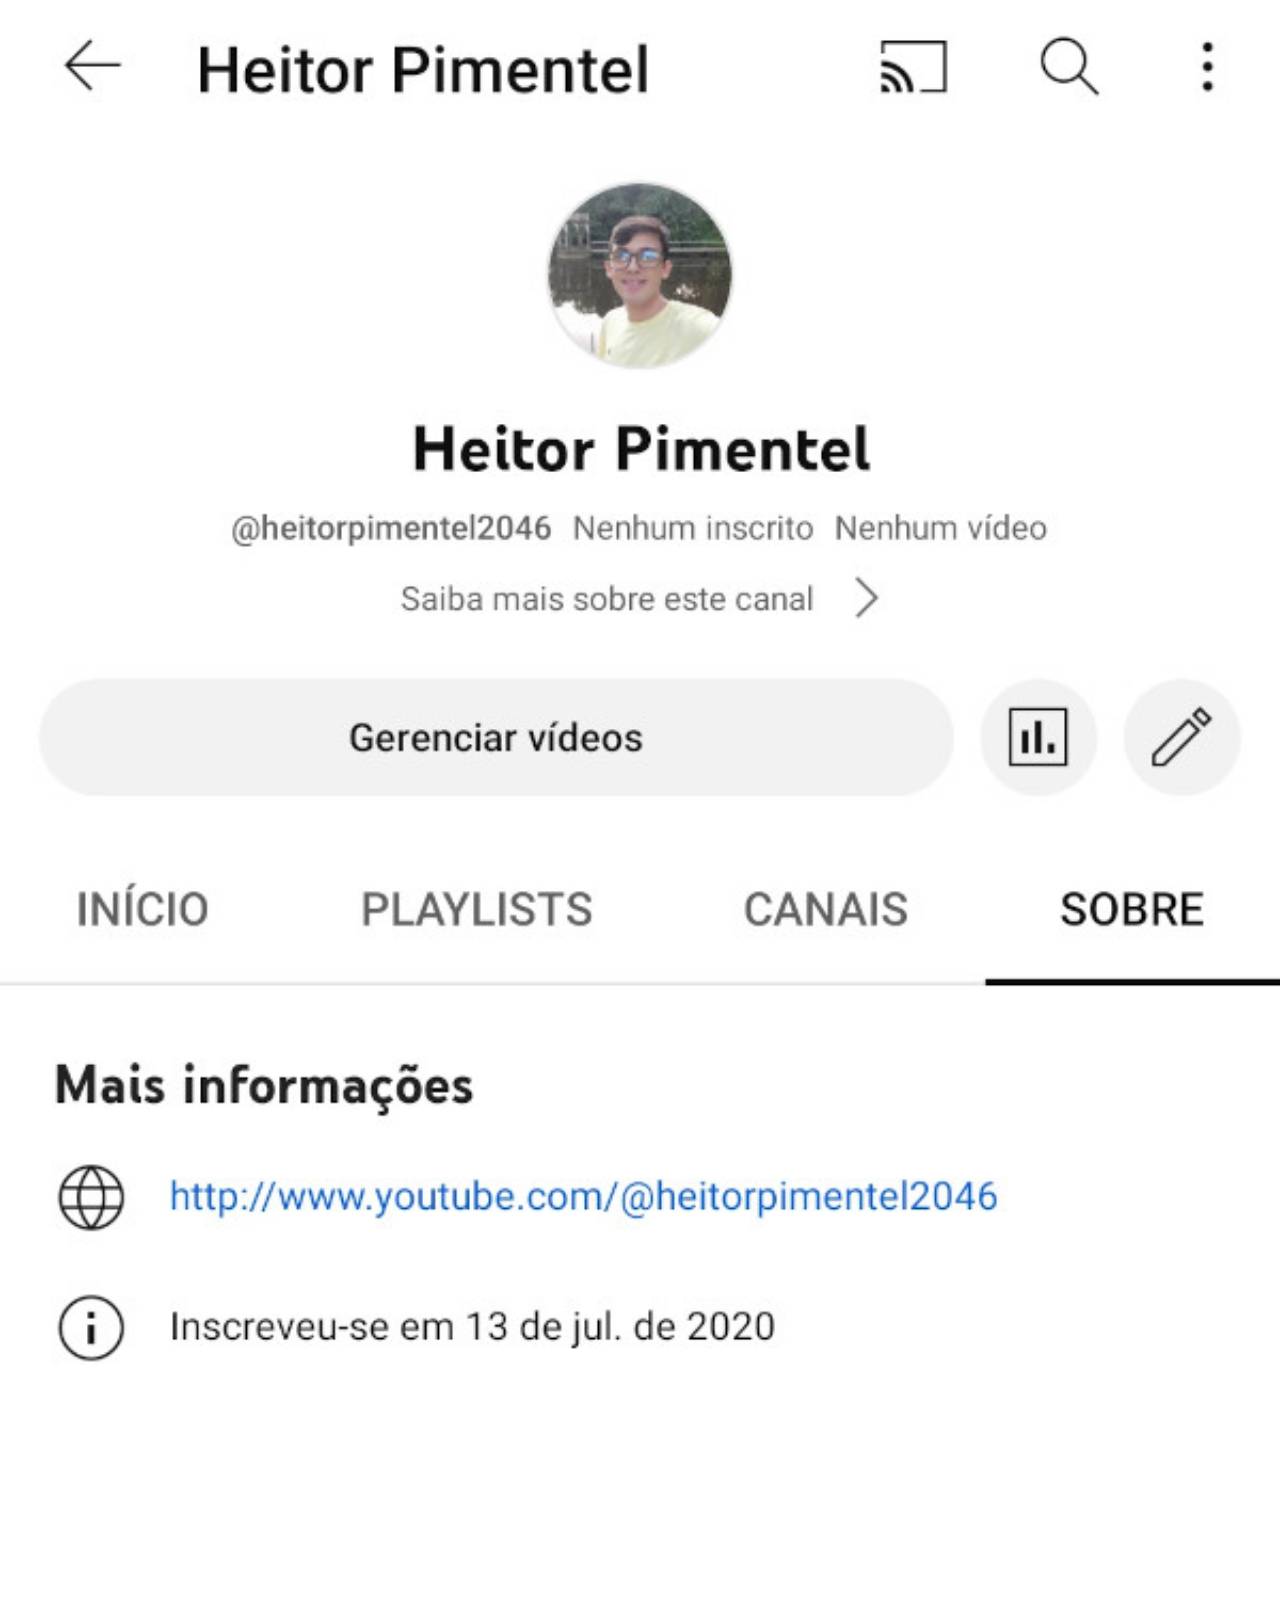
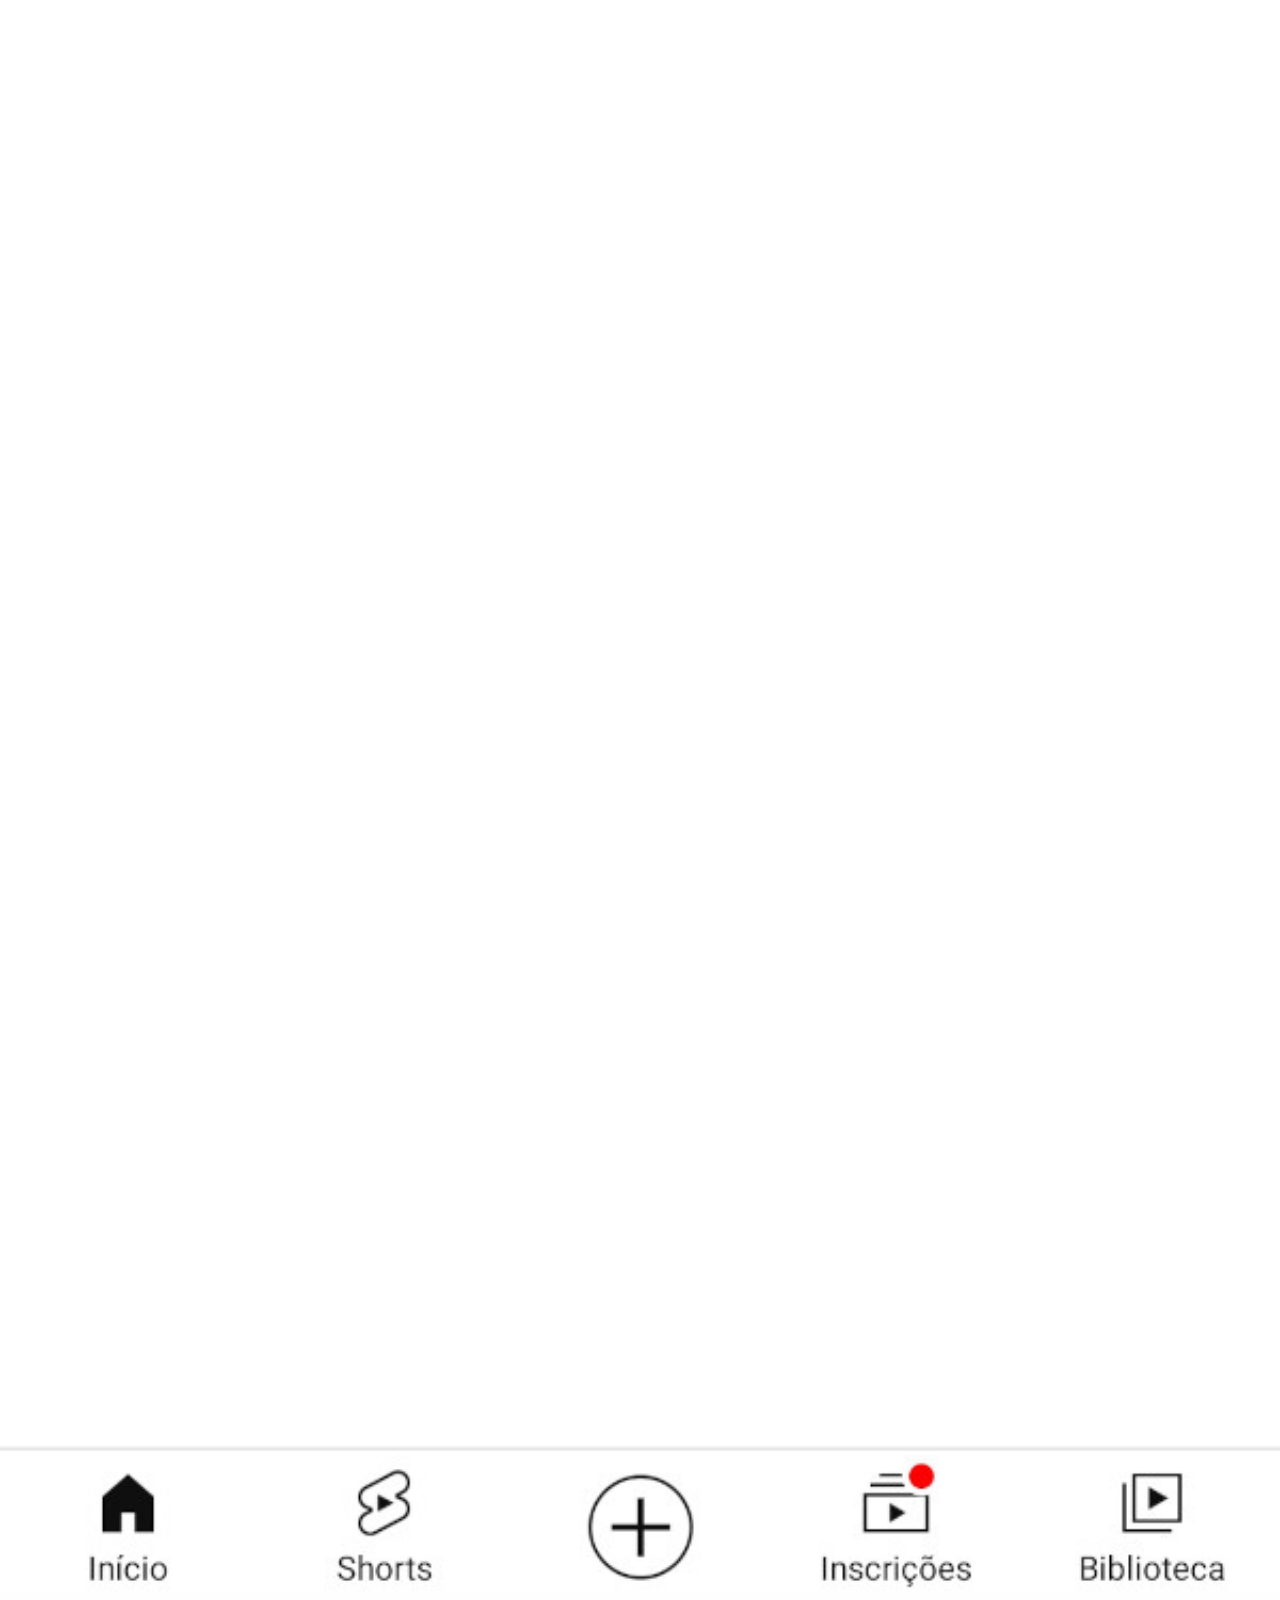
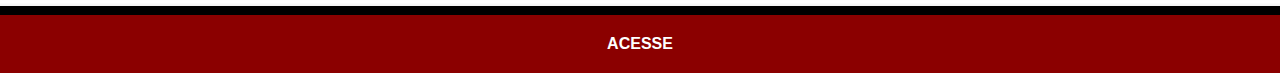
<file: tela-youtube.html>
<!DOCTYPE html>
<html lang="pt-br">
<head>
    <meta charset="UTF-8">
    <meta http-equiv="X-UA-Compatible" content="IE=edge">
    <meta name="viewport" content="width=device-width, initial-scale=1.0">
    <title>Página do Youtube</title>
    <link rel="stylesheet" href="estilos/style2.css">
</head>
<body>
    <img src="imagens/youtube-heitor.jpg" scrolling="auto" alt="Tela do youtube">
    <a href="https://youtube.com/@hetorpimentel2046" target="_blank">ACESSE</a>
</body>
</html>
</file>
<file: estilos/style.css>
@charset "UTF-8";

*{
    margin: 0px;
    padding: 0px;
    font-family: Arial, Helvetica, sans-serif;
}

html, body{
    height: 100vh;
    width: 100vw;
    background-color: lightslategray;
}

body{
    background-image: url('../imagens/fundo-madeira.jpg');
    background-repeat: no-repeat;
    background-position: top center;
    background-size: cover;
    background-attachment: fixed;
}

main{
    position: relative;
    height: 100vh;
}

section#phone{
    position: absolute;
    top: 50%;
    left: 50%;
    transform: translate(-50%, -50%);
    height: 627px;
    width: 311px;
    background: url('../imagens/frame-iphone.png') no-repeat;
}

iframe.phone{
    position: relative;
    top: 80px;
    left: 22px;
    width: 267px;
    height: 471px;
}

#redes-sociais{
    text-align: right;
}

img.icone{
    margin: 10px;
    width: 50px;
    border-radius: 50%;
    box-shadow: 2px 2px 5px rgba(0, 0, 0, 0.400);
    box-sizing: border-box;
}

img.icone:hover{
    border: 2px solid wheat;
    transition: 0.5s;
    transform: translate(-3px, -3px);
    box-shadow: 5px 5px 13px rgba(0, 0, 0, 0.767);
}
</file>
<file: estilos/style2.css>
@charset "UTF-8";

*{
    margin: 0px;
    padding: 0px;
}
body{
    font-family: Arial, Helvetica, sans-serif;
    font-size: 1em;
    background-color: black;
}

::-webkit-scrollbar{
    width:0px;
    height: 0px;
}

img{
    width: 100vw;
}

a{
    display: block;
    text-align: center;
    margin-top: 5px;
    padding: 20px;
    background-color: darkred;
    color: white;
    font-weight: bold;
    text-decoration: none;
}

a:hover{
    text-decoration: none;
    color: white;
    background-color: rgb(255, 38, 38);
}
</file>
